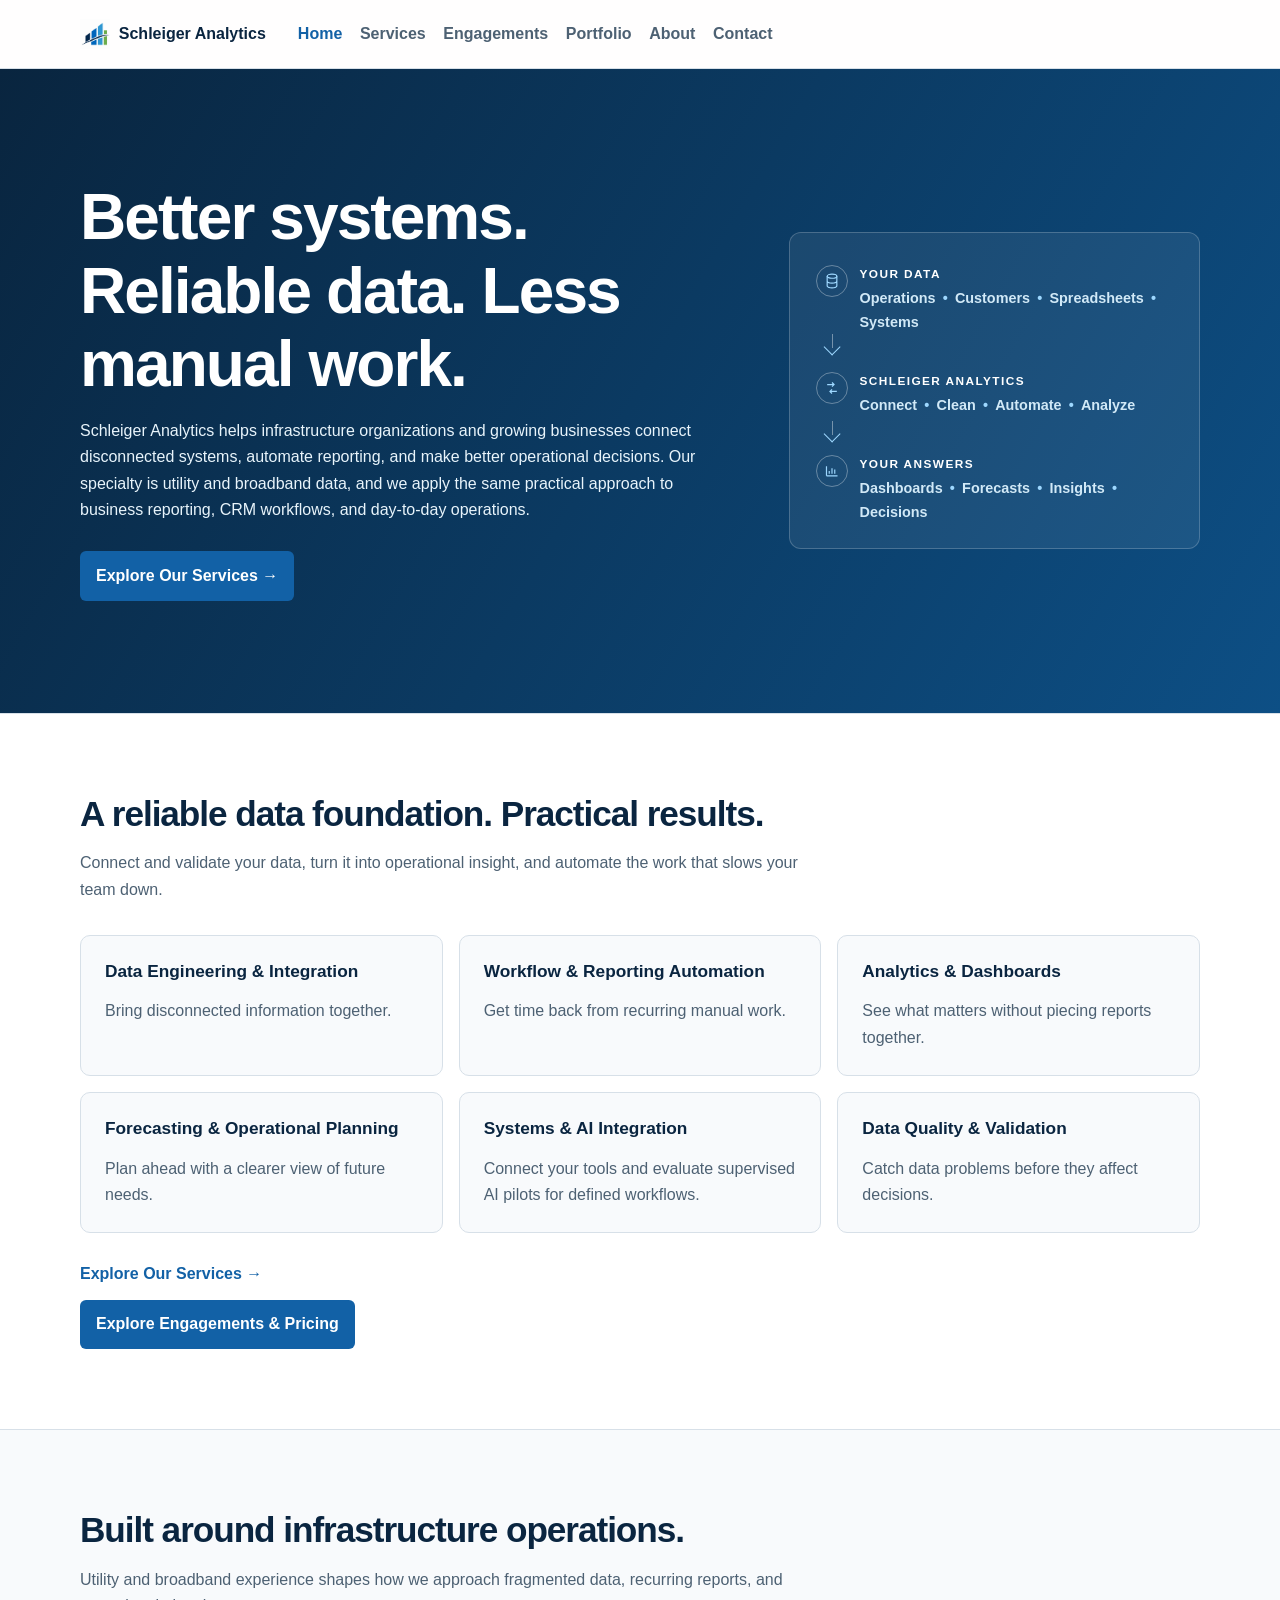
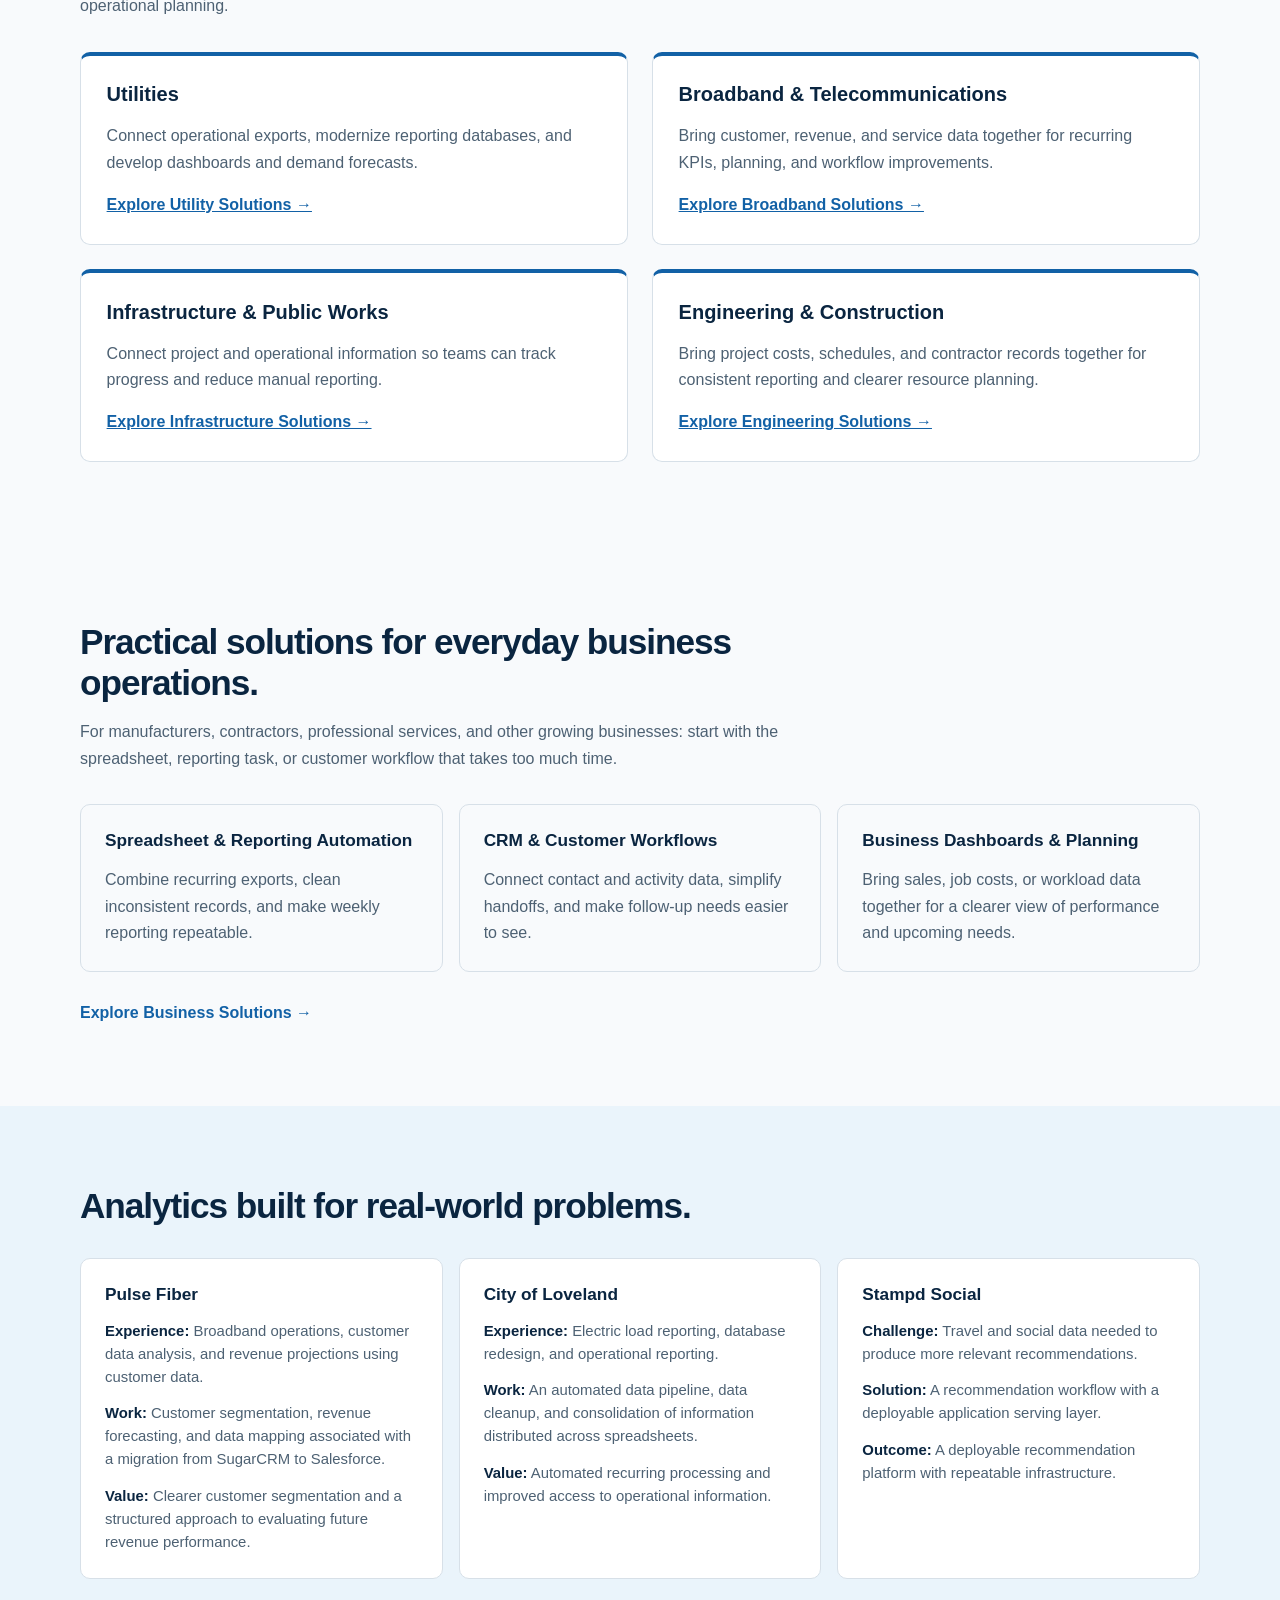
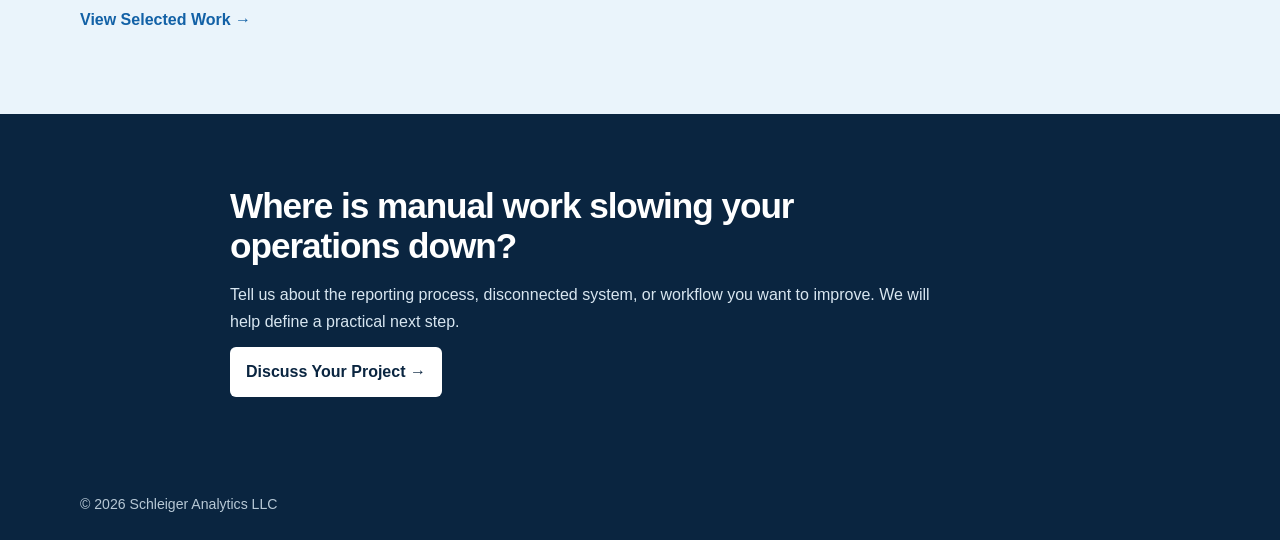
<file: index.html>
<!doctype html>
<html lang="en">
<head>
  <meta charset="utf-8">
  <meta name="viewport" content="width=device-width,initial-scale=1">
  <meta name="description" content="Data engineering, reporting, and practical automation for infrastructure organizations and growing businesses. Specialized utility and broadband experience, applied to real operational challenges.">
  <title>Data, Analytics &amp; Business Automation | Schleiger Analytics</title>
  <link rel="stylesheet" href="css/styles.css">
  <link rel="stylesheet" href="css/home.css">
  <link rel="stylesheet" href="css/branding.css">
  <link rel="icon" type="image/png" href="assets/images/schleiger-analytics-logo.png">
  <script src="js/main.js" defer></script>
</head>
<body>
  <header><div class="nav container"><a class="brand" href="index.html"><img class="site-logo" src="assets/images/schleiger-analytics-logo.png" alt="Schleiger Analytics logo"><span>Schleiger Analytics</span></a><button class="menu" aria-expanded="false" aria-controls="links">Menu</button><nav id="links" aria-label="Primary navigation"><a class="active" aria-current="page" href="index.html">Home</a><a href="services.html">Services</a><a href="packages.html">Engagements</a><a href="portfolio.html">Portfolio</a><a href="about.html">About</a><a href="contact.html">Contact</a></nav></div></header>

  <main>
    <section class="hero">
      <div class="container hero-grid">
        <div>
          <h1>Better systems. Reliable data. Less manual work.</h1>
          <p>Schleiger Analytics helps infrastructure organizations and growing businesses connect disconnected systems, automate reporting, and make better operational decisions. Our specialty is utility and broadband data, and we apply the same practical approach to business reporting, CRM workflows, and day-to-day operations.</p>
          <a class="button" href="services.html">Explore Our Services →</a>
        </div>

        <aside class="hero-flow" aria-label="How Schleiger Analytics turns data into answers">
          <ol class="hero-flow__steps">
            <li>
              <div class="hero-flow__stage">
                <svg class="hero-flow__icon" viewBox="0 0 24 24" aria-hidden="true" focusable="false"><ellipse cx="12" cy="5" rx="7" ry="3"></ellipse><path d="M5 5v7c0 1.7 3.1 3 7 3s7-1.3 7-3V5M5 12v7c0 1.7 3.1 3 7 3s7-1.3 7-3v-7"></path></svg>
                <div><p class="hero-flow__label">Your Data</p><p class="hero-flow__detail"><span>Operations</span><span>Customers</span><span>Spreadsheets</span><span>Systems</span></p></div>
              </div>
            </li>
            <li class="hero-flow__transform">
              <div class="hero-flow__stage">
                <svg class="hero-flow__icon" viewBox="0 0 24 24" aria-hidden="true" focusable="false"><path d="M5 7h10M12 4l3 3-3 3M19 17H9M12 14l-3 3 3 3"></path></svg>
                <div><p class="hero-flow__label">Schleiger Analytics</p><p class="hero-flow__detail"><span>Connect</span><span>Clean</span><span>Automate</span><span>Analyze</span></p></div>
              </div>
            </li>
            <li>
              <div class="hero-flow__stage">
                <svg class="hero-flow__icon" viewBox="0 0 24 24" aria-hidden="true" focusable="false"><path d="M4 19V5M4 19h16M8 16v-4M12 16V8M16 16v-6"></path></svg>
                <div><p class="hero-flow__label">Your Answers</p><p class="hero-flow__detail"><span>Dashboards</span><span>Forecasts</span><span>Insights</span><span>Decisions</span></p></div>
              </div>
            </li>
          </ol>
        </aside>
      </div>
    </section>

    <section class="section home-capabilities">
      <div class="container">
        <div class="home-section-head"><h2>A reliable data foundation. Practical results.</h2><p>Connect and validate your data, turn it into operational insight, and automate the work that slows your team down.</p></div>
        <div class="capability-grid">
          <article class="capability-card"><h3>Data Engineering &amp; Integration</h3><p>Bring disconnected information together.</p></article>
          <article class="capability-card"><h3>Workflow &amp; Reporting Automation</h3><p>Get time back from recurring manual work.</p></article>
          <article class="capability-card"><h3>Analytics &amp; Dashboards</h3><p>See what matters without piecing reports together.</p></article>
          <article class="capability-card"><h3>Forecasting &amp; Operational Planning</h3><p>Plan ahead with a clearer view of future needs.</p></article>
          <article class="capability-card"><h3>Systems &amp; AI Integration</h3><p>Connect your tools and evaluate supervised AI pilots for defined workflows.</p></article>
          <article class="capability-card"><h3>Data Quality &amp; Validation</h3><p>Catch data problems before they affect decisions.</p></article>
        </div>
        <a class="text-link" href="services.html">Explore Our Services →</a>
        <div><a class="button" href="packages.html">Explore Engagements &amp; Pricing</a></div>
      </div>
    </section>

    <section class="section home-markets" aria-labelledby="home-markets-title">
      <div class="container">
        <div class="home-section-head"><h2 id="home-markets-title">Built around infrastructure operations.</h2><p>Utility and broadband experience shapes how we approach fragmented data, recurring reports, and operational planning.</p></div>
        <div class="market-grid">
          <article class="market-card market-card--primary"><h3>Utilities</h3><p>Connect operational exports, modernize reporting databases, and develop dashboards and demand forecasts.</p><a href="services.html#energy-infrastructure">Explore Utility Solutions →</a></article>
          <article class="market-card market-card--primary"><h3>Broadband &amp; Telecommunications</h3><p>Bring customer, revenue, and service data together for recurring KPIs, planning, and workflow improvements.</p><a href="services.html#energy-infrastructure">Explore Broadband Solutions →</a></article>
          <article class="market-card market-card--primary"><h3>Infrastructure &amp; Public Works</h3><p>Connect project and operational information so teams can track progress and reduce manual reporting.</p><a href="services.html#energy-infrastructure">Explore Infrastructure Solutions →</a></article>
          <article class="market-card market-card--primary"><h3>Engineering &amp; Construction</h3><p>Bring project costs, schedules, and contractor records together for consistent reporting and clearer resource planning.</p><a href="services.html#energy-infrastructure">Explore Engineering Solutions →</a></article>
        </div>
      </div>
    </section>

    <section class="section home-business" aria-labelledby="home-business-title">
      <div class="container">
        <div class="home-section-head"><h2 id="home-business-title">Practical solutions for everyday business operations.</h2><p>For manufacturers, contractors, professional services, and other growing businesses: start with the spreadsheet, reporting task, or customer workflow that takes too much time.</p></div>
        <div class="capability-grid">
          <article class="capability-card"><h3>Spreadsheet &amp; Reporting Automation</h3><p>Combine recurring exports, clean inconsistent records, and make weekly reporting repeatable.</p></article>
          <article class="capability-card"><h3>CRM &amp; Customer Workflows</h3><p>Connect contact and activity data, simplify handoffs, and make follow-up needs easier to see.</p></article>
          <article class="capability-card"><h3>Business Dashboards &amp; Planning</h3><p>Bring sales, job costs, or workload data together for a clearer view of performance and upcoming needs.</p></article>
        </div>
        <a class="text-link" href="services.html#small-business">Explore Business Solutions →</a>
      </div>
    </section>

    <section class="section home-work">
      <div class="container">
        <div class="home-section-head"><h2>Analytics built for real-world problems.</h2></div>
        <div class="work-grid">
          <article class="work-card"><h3>Pulse Fiber</h3><p><strong>Experience:</strong> Broadband operations, customer data analysis, and revenue projections using customer data.</p><p><strong>Work:</strong> Customer segmentation, revenue forecasting, and data mapping associated with a migration from SugarCRM to Salesforce.</p><p><strong>Value:</strong> Clearer customer segmentation and a structured approach to evaluating future revenue performance.</p></article>
          <article class="work-card"><h3>City of Loveland</h3><p><strong>Experience:</strong> Electric load reporting, database redesign, and operational reporting.</p><p><strong>Work:</strong> An automated data pipeline, data cleanup, and consolidation of information distributed across spreadsheets.</p><p><strong>Value:</strong> Automated recurring processing and improved access to operational information.</p></article>
          <article class="work-card"><h3>Stampd Social</h3><p><strong>Challenge:</strong> Travel and social data needed to produce more relevant recommendations.</p><p><strong>Solution:</strong> A recommendation workflow with a deployable application serving layer.</p><p><strong>Outcome:</strong> A deployable recommendation platform with repeatable infrastructure.</p></article>
        </div>
        <a class="text-link" href="portfolio.html">View Selected Work →</a>
      </div>
    </section>

    <section class="home-cta">
      <div class="container"><h2>Where is manual work slowing your operations down?</h2><p>Tell us about the reporting process, disconnected system, or workflow you want to improve. We will help define a practical next step.</p><a class="button" href="contact.html">Discuss Your Project →</a></div>
    </section>
  </main>

  <footer><div class="container">© 2026 Schleiger Analytics LLC</div></footer>
</body>
</html>
</file>
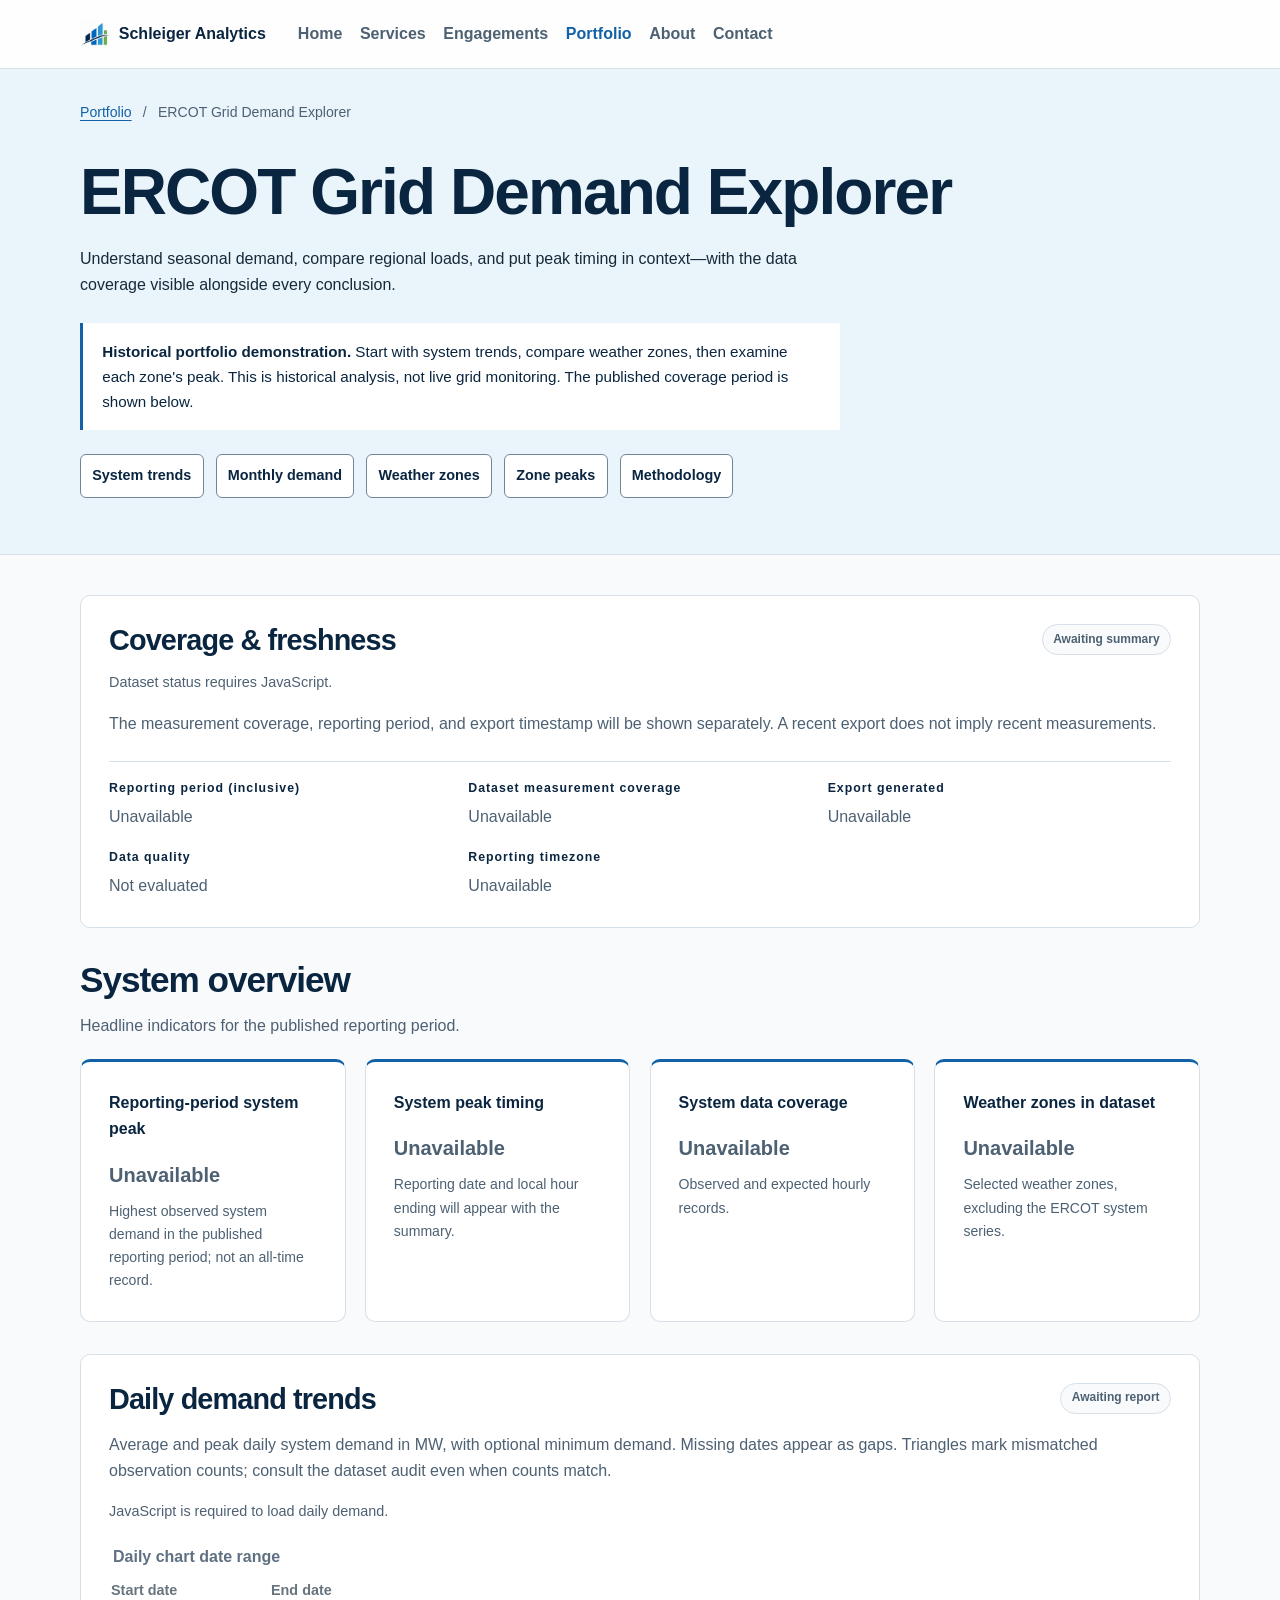
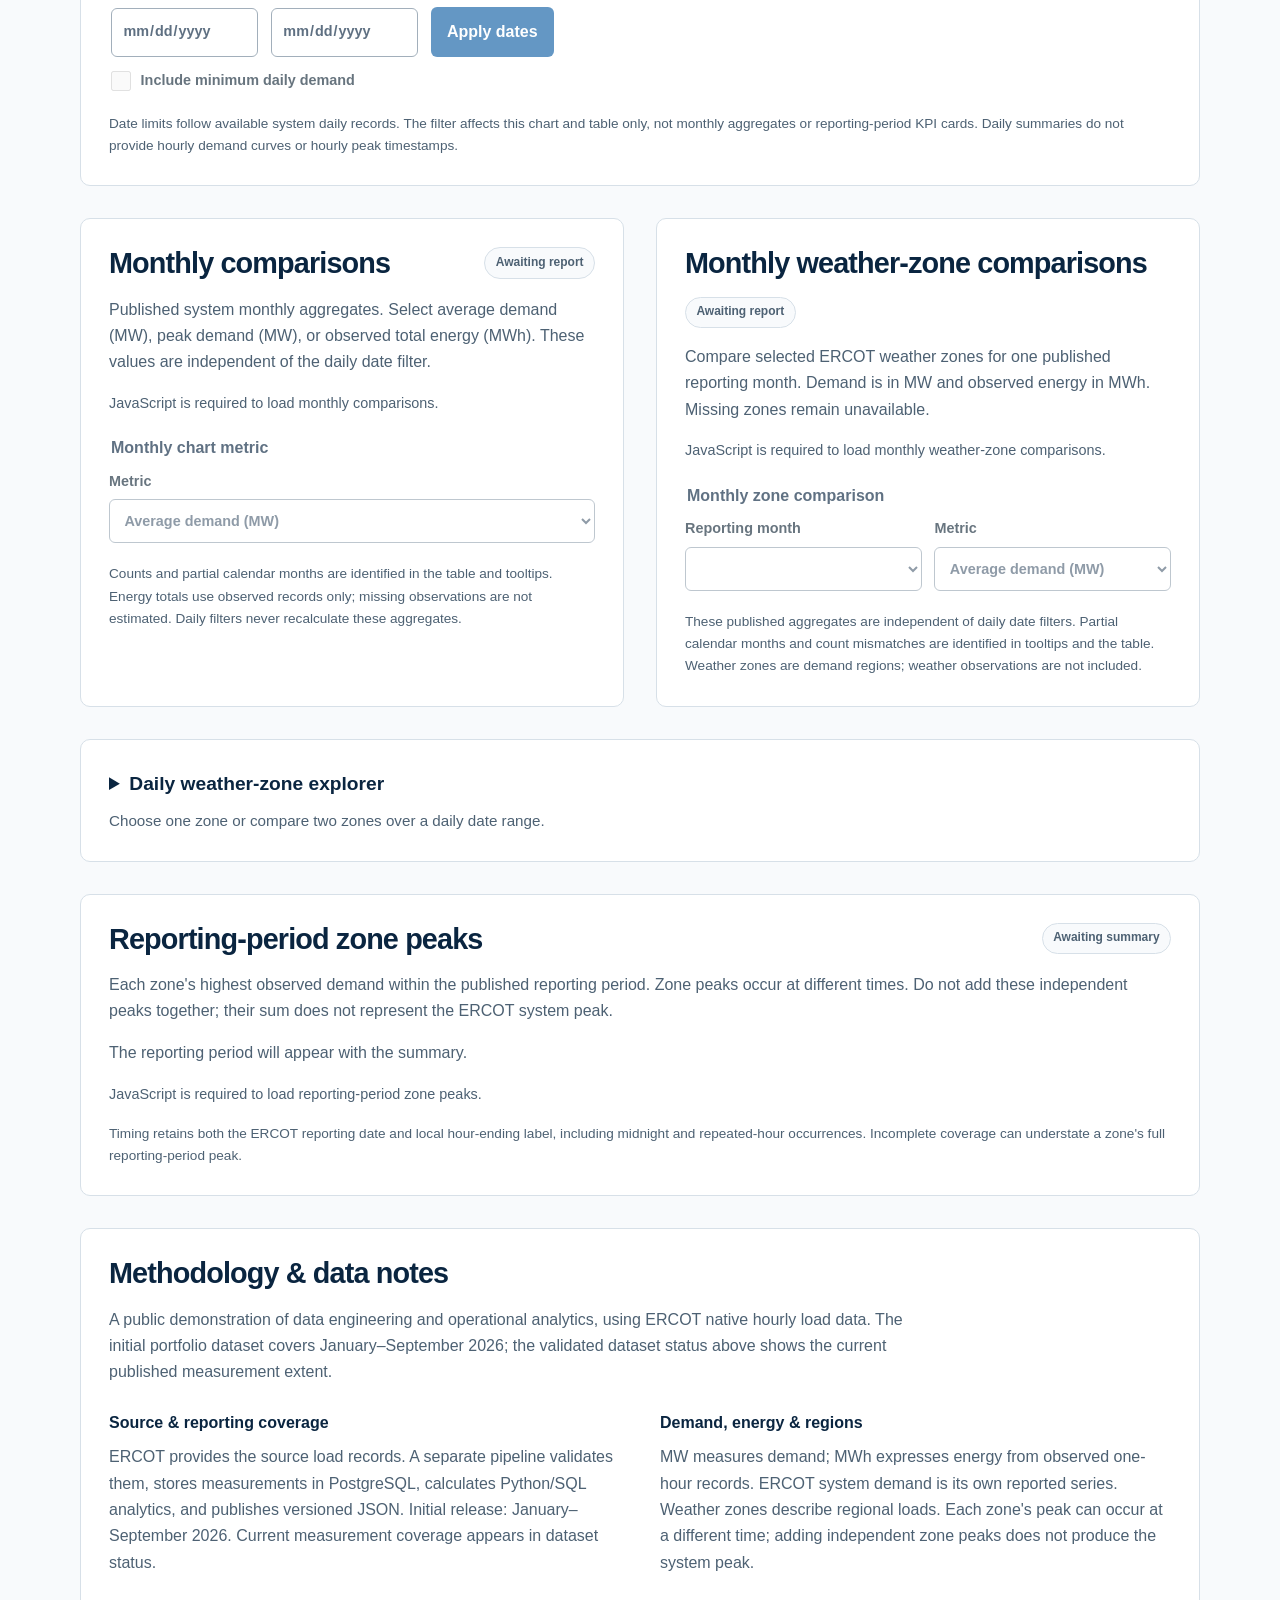
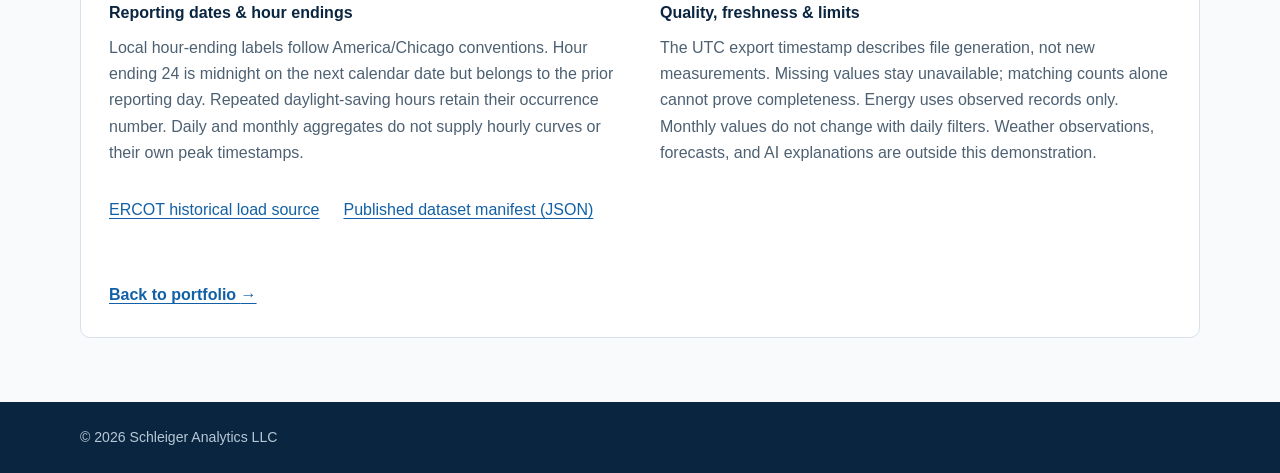
<file: projects/ercot/index.html>
<!doctype html>
<html lang="en">
<head>
  <meta charset="utf-8">
  <meta name="viewport" content="width=device-width,initial-scale=1">
  <meta name="description" content="Explore historical ERCOT system demand, weather-zone loads and peak timing with transparent coverage checks. A utility analytics demonstration by Schleiger Analytics.">
  <title>ERCOT Grid Demand Explorer | Schleiger Analytics</title>
  <link rel="canonical" href="https://www.schleigeranalytics.com/projects/ercot/index.html">
  <link rel="stylesheet" href="../../css/styles.css">
  <link rel="stylesheet" href="../../css/branding.css">
  <link rel="stylesheet" href="../../css/ercot.css">
  <link rel="icon" type="image/png" href="../../assets/images/schleiger-analytics-logo.png">
  <script src="../../js/main.js" defer></script>
  <script type="module" src="../../js/ercot-dashboard.js"></script>
</head>
<body class="ercot-page">
  <a class="ercot-skip-link" href="#main-content">Skip to dashboard</a>
  <header>
    <div class="nav container">
      <a class="brand" href="../../index.html"><img class="site-logo" src="../../assets/images/schleiger-analytics-logo.png" alt="Schleiger Analytics logo"><span>Schleiger Analytics</span></a>
      <button class="menu" type="button" aria-expanded="false" aria-controls="links">Menu</button>
      <nav id="links" aria-label="Primary navigation"><a href="../../index.html">Home</a><a href="../../services.html">Services</a><a href="../../packages.html">Engagements</a><a class="active" href="../../portfolio.html">Portfolio</a><a href="../../about.html">About</a><a href="../../contact.html">Contact</a></nav>
    </div>
  </header>

  <main id="main-content" tabindex="-1">
    <section class="page-head ercot-intro" aria-labelledby="dashboard-title">
      <div class="container">
        <nav class="ercot-breadcrumb" aria-label="Breadcrumb"><ol><li><a href="../../portfolio.html">Portfolio</a></li><li aria-current="page">ERCOT Grid Demand Explorer</li></ol></nav>
        <h1 id="dashboard-title">ERCOT Grid Demand Explorer</h1>
        <p>Understand seasonal demand, compare regional loads, and put peak timing in context—with the data coverage visible alongside every conclusion.</p>
        <p class="ercot-preview-note"><strong>Historical portfolio demonstration.</strong> Start with system trends, compare weather zones, then examine each zone's peak. This is historical analysis, not live grid monitoring. The published coverage period is shown below.</p>
        <nav class="ercot-section-nav" aria-label="Dashboard sections"><a href="#ercot-daily-panel">System trends</a><a href="#ercot-monthly-panel">Monthly demand</a><a href="#ercot-zone-monthly-panel">Weather zones</a><a href="#ercot-zone-peaks-panel">Zone peaks</a><a href="#ercot-methodology">Methodology</a></nav>
      </div>
    </section>

    <div class="container ercot-dashboard">
      <section class="ercot-panel ercot-status" aria-labelledby="dataset-title" aria-busy="false">
        <div class="ercot-panel-heading"><div><h2 id="dataset-title">Coverage &amp; freshness</h2></div><span class="ercot-badge" id="ercot-status-badge">Awaiting summary</span></div>
        <p id="ercot-load-status" role="status" aria-live="polite" aria-atomic="true" tabindex="-1">Dataset status requires JavaScript.</p>
        <button class="button ercot-retry" id="ercot-retry" type="button" hidden>Retry loading summary</button>
        <p id="ercot-dataset-note">The measurement coverage, reporting period, and export timestamp will be shown separately. A recent export does not imply recent measurements.</p>
        <dl class="ercot-status-grid">
          <div><dt>Reporting period (inclusive)</dt><dd id="ercot-reporting-period">Unavailable</dd></div>
          <div><dt>Dataset measurement coverage</dt><dd id="ercot-measurement-coverage">Unavailable</dd></div>
          <div><dt>Export generated</dt><dd><time id="ercot-generated">Unavailable</time></dd></div>
          <div><dt>Data quality</dt><dd id="ercot-quality">Not evaluated</dd></div>
          <div><dt>Reporting timezone</dt><dd id="ercot-timezone">Unavailable</dd></div>
        </dl>
        <details id="ercot-coverage-details" hidden>
          <summary>Coverage by system and weather zone</summary>
          <p>Counts audit the published reporting period. Missing and unexpected observations are reported separately; matching totals alone do not prove completeness.</p>
          <div class="ercot-table-scroll" tabindex="0" role="region" aria-label="Coverage table, scroll horizontally on small screens">
            <table class="ercot-coverage-table">
              <caption>Hourly observation coverage for the published reporting period</caption>
              <thead><tr><th scope="col">Series</th><th scope="col">Observed</th><th scope="col">Expected</th><th scope="col">Missing</th><th scope="col">Unexpected</th></tr></thead>
              <tbody id="ercot-coverage-rows"></tbody>
            </table>
          </div>
        </details>
        <noscript><p>Enable JavaScript to load the published dataset summary. Data tables accompany the interactive charts below.</p></noscript>
      </section>

      <section aria-labelledby="overview-title">
        <div class="ercot-section-heading"><h2 id="overview-title">System overview</h2><p>Headline indicators for the published reporting period.</p></div>
        <div class="ercot-kpi-grid">
          <article class="ercot-kpi" aria-labelledby="peak-kpi"><h3 id="peak-kpi">Reporting-period system peak</h3><p class="ercot-kpi-value" id="ercot-peak-demand">Unavailable</p><p>Highest observed system demand in the published reporting period; not an all-time record.</p></article>
          <article class="ercot-kpi" aria-labelledby="timing-kpi"><h3 id="timing-kpi">System peak timing</h3><p class="ercot-kpi-value" id="ercot-peak-date">Unavailable</p><p id="ercot-peak-hour">Reporting date and local hour ending will appear with the summary.</p></article>
          <article class="ercot-kpi" aria-labelledby="coverage-kpi"><h3 id="coverage-kpi">System data coverage</h3><p class="ercot-kpi-value" id="ercot-system-coverage">Unavailable</p><p id="ercot-system-coverage-note">Observed and expected hourly records.</p></article>
          <article class="ercot-kpi" aria-labelledby="zones-kpi"><h3 id="zones-kpi">Weather zones in dataset</h3><p class="ercot-kpi-value" id="ercot-weather-zones">Unavailable</p><p>Selected weather zones, excluding the ERCOT system series.</p></article>
        </div>
      </section>

      <section class="ercot-panel" id="ercot-daily-panel" tabindex="-1" aria-labelledby="daily-title" aria-busy="false">
        <div class="ercot-panel-heading"><div><h2 id="daily-title">Daily demand trends</h2></div><span class="ercot-badge">Awaiting report</span></div>
        <p id="ercot-daily-description">Average and peak daily system demand in MW, with optional minimum demand. Missing dates appear as gaps. Triangles mark mismatched observation counts; consult the dataset audit even when counts match.</p>
        <p id="ercot-daily-status" role="status" aria-live="polite" aria-atomic="true" tabindex="-1">JavaScript is required to load daily demand.</p>
        <button class="button ercot-chart-retry" type="button" hidden>Retry daily chart</button>
        <form class="ercot-chart-controls" novalidate>
          <fieldset disabled>
            <legend>Daily chart date range</legend>
            <div class="ercot-control-row">
              <label for="ercot-daily-start">Start date<input id="ercot-daily-start" type="date" name="start" required aria-describedby="ercot-daily-filter-error"></label>
              <label for="ercot-daily-end">End date<input id="ercot-daily-end" type="date" name="end" required aria-describedby="ercot-daily-filter-error"></label>
              <button class="button" type="submit">Apply dates</button>
            </div>
            <label class="ercot-checkbox" for="ercot-daily-minimum"><input id="ercot-daily-minimum" type="checkbox" name="minimum"> Include minimum daily demand</label>
          </fieldset>
        </form>
        <p class="ercot-filter-error" id="ercot-daily-filter-error" role="alert" hidden></p>
        <div class="ercot-chart-frame" hidden><canvas id="ercot-daily-chart" role="img" aria-label="ERCOT average and peak daily demand line chart, in MW" aria-describedby="ercot-daily-description ercot-daily-status">Use the daily demand data table below for all values.</canvas></div>
        <details class="ercot-chart-table" hidden>
          <summary>Daily demand data table</summary>
          <div class="ercot-table-scroll ercot-chart-table-scroll" role="region" aria-label="Daily demand table, scroll for more rows and columns" tabindex="0">
            <table class="ercot-coverage-table"><caption>Daily system demand in MW for the selected date range; dates follow ERCOT reporting conventions</caption><thead><tr><th scope="col">Reporting date</th><th scope="col">Average (MW)</th><th scope="col">Peak (MW)</th><th scope="col">Minimum (MW)</th><th scope="col">Observed / expected</th><th scope="col">Coverage note</th></tr></thead><tbody></tbody></table>
          </div>
        </details>
        <p class="ercot-panel-note">Date limits follow available system daily records. The filter affects this chart and table only, not monthly aggregates or reporting-period KPI cards. Daily summaries do not provide hourly demand curves or hourly peak timestamps.</p>
      </section>

      <div class="ercot-comparison-grid">
        <section class="ercot-panel" id="ercot-monthly-panel" tabindex="-1" aria-labelledby="monthly-title" aria-busy="false">
          <div class="ercot-panel-heading"><div><h2 id="monthly-title">Monthly comparisons</h2></div><span class="ercot-badge">Awaiting report</span></div>
          <p id="ercot-monthly-description">Published system monthly aggregates. Select average demand (MW), peak demand (MW), or observed total energy (MWh). These values are independent of the daily date filter.</p>
          <p id="ercot-monthly-status" role="status" aria-live="polite" aria-atomic="true" tabindex="-1">JavaScript is required to load monthly comparisons.</p>
          <button class="button ercot-chart-retry" type="button" hidden>Retry monthly chart</button>
          <fieldset class="ercot-chart-controls" disabled>
            <legend>Monthly chart metric</legend>
            <label for="ercot-monthly-metric">Metric<select id="ercot-monthly-metric"><option value="average_demand_mw">Average demand (MW)</option><option value="peak_demand_mw">Peak demand (MW)</option><option value="energy_mwh">Observed total energy (MWh)</option></select></label>
          </fieldset>
          <div class="ercot-chart-frame" hidden><canvas id="ercot-monthly-chart" role="img" aria-label="ERCOT monthly system comparisons bar chart" aria-describedby="ercot-monthly-description ercot-monthly-status">Use the monthly comparison data table below for all values.</canvas></div>
          <details class="ercot-chart-table" hidden>
            <summary>Monthly comparison data table</summary>
            <div class="ercot-table-scroll ercot-chart-table-scroll" role="region" aria-label="Monthly comparison table, scroll for more rows and columns" tabindex="0">
              <table class="ercot-coverage-table"><caption>Monthly system demand for the published reporting period</caption><thead><tr><th scope="col">Reporting month</th><th class="ercot-metric-heading" scope="col">Average demand (MW)</th><th scope="col">Observed / expected</th><th scope="col">Coverage note</th></tr></thead><tbody></tbody></table>
            </div>
          </details>
          <p class="ercot-panel-note">Counts and partial calendar months are identified in the table and tooltips. Energy totals use observed records only; missing observations are not estimated. Daily filters never recalculate these aggregates.</p>
        </section>

        <section class="ercot-panel" id="ercot-zone-monthly-panel" tabindex="-1" aria-labelledby="zones-title" aria-busy="false">
          <div class="ercot-panel-heading"><div><h2 id="zones-title">Monthly weather-zone comparisons</h2></div><span class="ercot-badge">Awaiting report</span></div>
          <p id="ercot-zone-monthly-description">Compare selected ERCOT weather zones for one published reporting month. Demand is in MW and observed energy in MWh. Missing zones remain unavailable.</p>
          <p id="ercot-zone-monthly-status" role="status" aria-live="polite" aria-atomic="true" tabindex="-1">JavaScript is required to load monthly weather-zone comparisons.</p>
          <button class="button ercot-zone-retry" type="button" hidden>Retry monthly zone chart</button>
          <fieldset class="ercot-chart-controls ercot-zone-controls" disabled>
            <legend>Monthly zone comparison</legend>
            <div class="ercot-control-row">
              <label for="ercot-zone-monthly-period">Reporting month<select id="ercot-zone-monthly-period" name="period"></select></label>
              <label for="ercot-zone-monthly-metric">Metric<select id="ercot-zone-monthly-metric" name="metric"><option value="average_demand_mw">Average demand (MW)</option><option value="peak_demand_mw">Peak demand (MW)</option><option value="energy_mwh">Observed total energy (MWh)</option></select></label>
            </div>
          </fieldset>
          <div class="ercot-chart-frame ercot-zone-bars" hidden><canvas id="ercot-zone-monthly-chart" role="img" aria-label="Monthly weather-zone demand comparison" aria-describedby="ercot-zone-monthly-description ercot-zone-monthly-status">Use the monthly weather-zone data table below for all values.</canvas></div>
          <details class="ercot-chart-table ercot-zone-table" hidden>
            <summary>Monthly weather-zone data table</summary>
            <div class="ercot-table-scroll ercot-chart-table-scroll" role="region" aria-label="Monthly weather-zone table, scroll for more columns" tabindex="0">
              <table class="ercot-coverage-table"><caption>Monthly weather-zone comparisons</caption><thead><tr><th scope="col">Weather zone</th><th class="ercot-zone-metric-heading" scope="col">Average demand (MW)</th><th scope="col">Observed / expected</th><th scope="col">Coverage note</th></tr></thead><tbody></tbody></table>
            </div>
          </details>
          <p class="ercot-panel-note">These published aggregates are independent of daily date filters. Partial calendar months and count mismatches are identified in tooltips and the table. Weather zones are demand regions; weather observations are not included.</p>
        </section>
      </div>

      <details class="ercot-panel ercot-zone-disclosure" id="ercot-zone-daily-explorer">
        <summary>Daily weather-zone explorer<span>Choose one zone or compare two zones over a daily date range.</span></summary>
        <section id="ercot-zone-daily-panel" aria-labelledby="zone-daily-title" aria-busy="false">
          <div class="ercot-panel-heading"><div><h2 id="zone-daily-title">Daily weather-zone demand</h2></div><span class="ercot-badge">Open explorer to load</span></div>
          <p id="ercot-zone-daily-description">Daily average and peak demand in MW for up to two zones. Missing zone-days appear as gaps, never zero demand. Triangles mark count mismatches; consult the dataset audit even when counts match.</p>
          <p id="ercot-zone-daily-status" role="status" aria-live="polite" aria-atomic="true" tabindex="-1">Open this explorer to load daily weather-zone data.</p>
          <button class="button ercot-zone-retry" type="button" hidden>Retry daily zone chart</button>
          <form class="ercot-chart-controls ercot-zone-controls" novalidate>
            <fieldset disabled>
              <legend>Daily zone selection and date range</legend>
              <div class="ercot-control-row">
                <label for="ercot-zone-daily-primary">Weather zone<select id="ercot-zone-daily-primary" name="zone"></select></label>
                <label for="ercot-zone-daily-compare">Compare with (optional)<select id="ercot-zone-daily-compare" name="compare"></select></label>
              </div>
              <div class="ercot-control-row">
                <label for="ercot-zone-daily-start">Start date<input id="ercot-zone-daily-start" type="date" name="start" required aria-describedby="ercot-zone-daily-filter-error"></label>
                <label for="ercot-zone-daily-end">End date<input id="ercot-zone-daily-end" type="date" name="end" required aria-describedby="ercot-zone-daily-filter-error"></label>
                <button class="button" type="submit">Apply zone dates</button>
              </div>
            </fieldset>
          </form>
          <p class="ercot-filter-error" id="ercot-zone-daily-filter-error" role="alert" hidden></p>
          <div class="ercot-chart-frame" hidden><canvas id="ercot-zone-daily-chart" role="img" aria-label="Daily average and peak weather-zone demand line chart, in MW" aria-describedby="ercot-zone-daily-description ercot-zone-daily-status">Use the daily weather-zone data table below for all values.</canvas></div>
          <details class="ercot-chart-table ercot-zone-table" hidden>
            <summary>Daily weather-zone data table</summary>
            <div class="ercot-table-scroll ercot-chart-table-scroll" role="region" aria-label="Daily weather-zone table, scroll for more rows and columns" tabindex="0">
              <table class="ercot-coverage-table"><caption>Daily weather-zone average and peak demand (MW)</caption><thead><tr><th scope="col">Reporting date</th><th scope="col">Weather zone</th><th scope="col">Average (MW)</th><th scope="col">Peak (MW)</th><th scope="col">Observed / expected</th><th scope="col">Coverage note</th></tr></thead><tbody></tbody></table>
            </div>
          </details>
          <p class="ercot-panel-note">Date limits follow the combined observed extent of the selected zones; each zone can still have gaps within it. This filter affects only this explorer. Daily aggregates cannot supply hourly curves or peak timestamps.</p>
        </section>
      </details>
      <section class="ercot-panel" id="ercot-zone-peaks-panel" tabindex="-1" aria-labelledby="zone-peaks-title" aria-busy="false">
        <div class="ercot-panel-heading"><div><h2 id="zone-peaks-title">Reporting-period zone peaks</h2></div><span class="ercot-badge">Awaiting summary</span></div>
        <p id="ercot-zone-peaks-description">Each zone's highest observed demand within the published reporting period. Zone peaks occur at different times. Do not add these independent peaks together; their sum does not represent the ERCOT system peak.</p>
        <p class="ercot-zone-peak-period">The reporting period will appear with the summary.</p>
        <p id="ercot-zone-peaks-status" role="status" aria-live="polite" aria-atomic="true" tabindex="-1">JavaScript is required to load reporting-period zone peaks.</p>
        <button class="button ercot-zone-retry" type="button" hidden>Retry zone peaks</button>
        <div class="ercot-chart-frame ercot-zone-bars" hidden><canvas id="ercot-zone-peaks-chart" role="img" aria-label="Independent reporting-period weather-zone peak demand, in MW" aria-describedby="ercot-zone-peaks-description ercot-zone-peaks-status">Use the sortable zone peak table below for all values and timing.</canvas></div>
        <div class="ercot-zone-table ercot-chart-table" hidden>
          <p>Sort the table and chart using the column buttons. Activate the same button again to reverse the order. Unavailable values stay last.</p>
          <div class="ercot-table-scroll" role="region" aria-label="Sortable zone peak table, scroll for more columns" tabindex="0">
            <table class="ercot-coverage-table ercot-zone-peak-table"><caption>Independent zone peaks for the published reporting period</caption><thead><tr><th scope="col" data-sort-key="zone" aria-sort="none"><button type="button" disabled aria-label="Sort by zone">Weather zone</button></th><th scope="col" data-sort-key="demand" aria-sort="descending"><button type="button" disabled aria-label="Sort by peak demand">Peak (MW)</button></th><th scope="col" data-sort-key="timing" aria-sort="none"><button type="button" disabled aria-label="Sort by peak timing">Peak timing (local)</button></th></tr></thead><tbody></tbody></table>
          </div>
        </div>
        <p class="ercot-panel-note">Timing retains both the ERCOT reporting date and local hour-ending label, including midnight and repeated-hour occurrences. Incomplete coverage can understate a zone's full reporting-period peak.</p>
      </section>

      <section class="ercot-panel ercot-methodology" id="ercot-methodology" tabindex="-1" aria-labelledby="methodology-title">
        <h2 id="methodology-title">Methodology &amp; data notes</h2>
        <p class="ercot-methodology-intro">A public demonstration of data engineering and operational analytics, using ERCOT native hourly load data. The initial portfolio dataset covers January–September 2026; the validated dataset status above shows the current published measurement extent.</p>
        <div class="ercot-method-grid">
          <div><h3>Source &amp; reporting coverage</h3><p>ERCOT provides the source load records. A separate pipeline validates them, stores measurements in PostgreSQL, calculates Python/SQL analytics, and publishes versioned JSON. <span id="ercot-method-coverage">Initial release: January–September 2026. Current measurement coverage appears in dataset status.</span></p></div>
          <div><h3>Demand, energy &amp; regions</h3><p>MW measures demand; MWh expresses energy from observed one-hour records. ERCOT system demand is its own reported series. Weather zones describe regional loads. Each zone's peak can occur at a different time; adding independent zone peaks does not produce the system peak.</p></div>
          <div><h3>Reporting dates &amp; hour endings</h3><p>Local hour-ending labels follow America/Chicago conventions. Hour ending 24 is midnight on the next calendar date but belongs to the prior reporting day. Repeated daylight-saving hours retain their occurrence number. Daily and monthly aggregates do not supply hourly curves or their own peak timestamps.</p></div>
          <div><h3>Quality, freshness &amp; limits</h3><p>The UTC export timestamp describes file generation, not new measurements. Missing values stay unavailable; matching counts alone cannot prove completeness. Energy uses observed records only. Monthly values do not change with daily filters. Weather observations, forecasts, and AI explanations are outside this demonstration.</p></div>
        </div>
        <p class="ercot-source-links"><a href="https://www.ercot.com/gridinfo/load/load_hist">ERCOT historical load source</a><a href="/data/ercot/manifest.json">Published dataset manifest (JSON)</a></p>
        <a class="ercot-back-link" href="../../portfolio.html">Back to portfolio <span aria-hidden="true">→</span></a>
      </section>
    </div>
  </main>

  <footer><div class="container">© 2026 Schleiger Analytics LLC</div></footer>
</body>
</html>
</file>
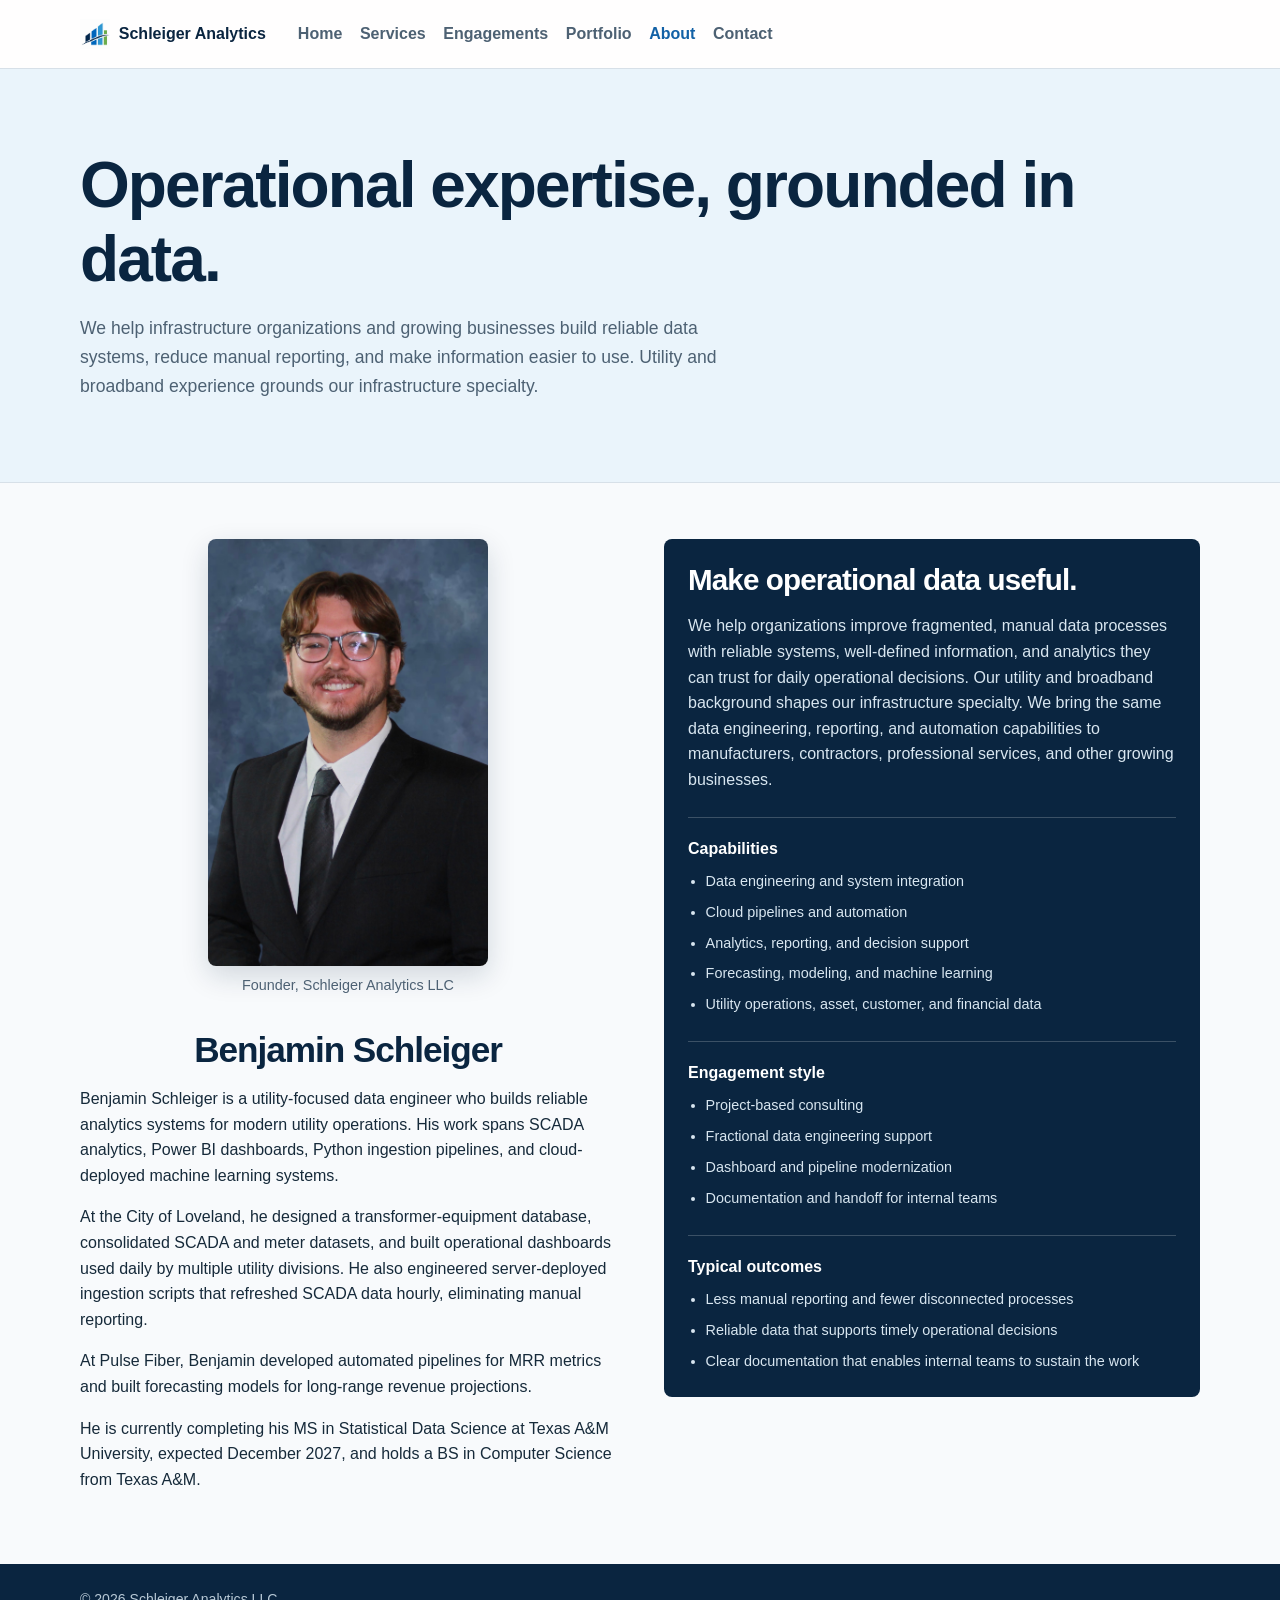
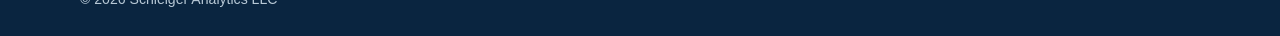
<file: about.html>
<!doctype html>
<html lang="en">
<head>
  <meta charset="utf-8">
  <meta name="viewport" content="width=device-width,initial-scale=1">
  <meta name="description" content="Meet Benjamin Schleiger, founder of Schleiger Analytics: data engineering and automation for infrastructure organizations and growing businesses, with utility and broadband specialization.">
  <title>About | Schleiger Analytics</title>
  <link rel="stylesheet" href="css/styles.css">
  <link rel="stylesheet" href="css/headshot-full.css">
  <link rel="stylesheet" href="css/branding.css">
  <link rel="icon" type="image/png" href="assets/images/schleiger-analytics-logo.png">
  <script src="js/main.js" defer></script>
</head>
<body>
  <a href="#main-content" class="skip-link">Skip to main content</a>
  <header><div class="nav container"><a class="brand" href="index.html"><img class="site-logo" src="assets/images/schleiger-analytics-logo.png" alt="Schleiger Analytics logo"><span>Schleiger Analytics</span></a><button class="menu" aria-expanded="false" aria-controls="links">Menu</button><nav id="links" aria-label="Primary navigation"><a href="index.html">Home</a><a href="services.html">Services</a><a href="packages.html">Engagements</a><a href="portfolio.html">Portfolio</a><a class="active" aria-current="page" href="about.html">About</a><a href="contact.html">Contact</a></nav></div></header>
  <main id="main-content">
    <section class="page-head"><div class="container"><h1>Operational expertise, grounded in data.</h1><p>We help infrastructure organizations and growing businesses build reliable data systems, reduce manual reporting, and make information easier to use. Utility and broadband experience grounds our infrastructure specialty.</p></div></section>
    <section class="section container split">
      <article>
        <figure class="founder-photo">
          <img src="assets/images/headshot.JPEG" alt="Portrait of Benjamin Schleiger, founder of Schleiger Analytics LLC">
          <figcaption>Founder, Schleiger Analytics LLC</figcaption>
        </figure>
        <h2>Benjamin Schleiger</h2>
        <p>Benjamin Schleiger is a utility-focused data engineer who builds reliable analytics systems for modern utility operations. His work spans SCADA analytics, Power BI dashboards, Python ingestion pipelines, and cloud-deployed machine learning systems.</p>
        <p>At the City of Loveland, he designed a transformer-equipment database, consolidated SCADA and meter datasets, and built operational dashboards used daily by multiple utility divisions. He also engineered server-deployed ingestion scripts that refreshed SCADA data hourly, eliminating manual reporting.</p>
        <p>At Pulse Fiber, Benjamin developed automated pipelines for MRR metrics and built forecasting models for long-range revenue projections.</p>
        <p>He is currently completing his MS in Statistical Data Science at Texas A&amp;M University, expected December 2027, and holds a BS in Computer Science from Texas A&amp;M.</p>
      </article>
      <aside class="callout"><h2>Make operational data useful.</h2><p>We help organizations improve fragmented, manual data processes with reliable systems, well-defined information, and analytics they can trust for daily operational decisions. Our utility and broadband background shapes our infrastructure specialty. We bring the same data engineering, reporting, and automation capabilities to manufacturers, contractors, professional services, and other growing businesses.</p><div class="capabilities"><h3>Capabilities</h3><ul><li>Data engineering and system integration</li><li>Cloud pipelines and automation</li><li>Analytics, reporting, and decision support</li><li>Forecasting, modeling, and machine learning</li><li>Utility operations, asset, customer, and financial data</li></ul></div><div class="engagement-style"><h3>Engagement style</h3><ul><li>Project-based consulting</li><li>Fractional data engineering support</li><li>Dashboard and pipeline modernization</li><li>Documentation and handoff for internal teams</li></ul></div><div class="typical-outcomes"><h3>Typical outcomes</h3><ul><li>Less manual reporting and fewer disconnected processes</li><li>Reliable data that supports timely operational decisions</li><li>Clear documentation that enables internal teams to sustain the work</li></ul></div></aside>
    </section>
  </main>
  <footer><div class="container">© 2026 Schleiger Analytics LLC</div></footer>
</body>
</html>
</file>
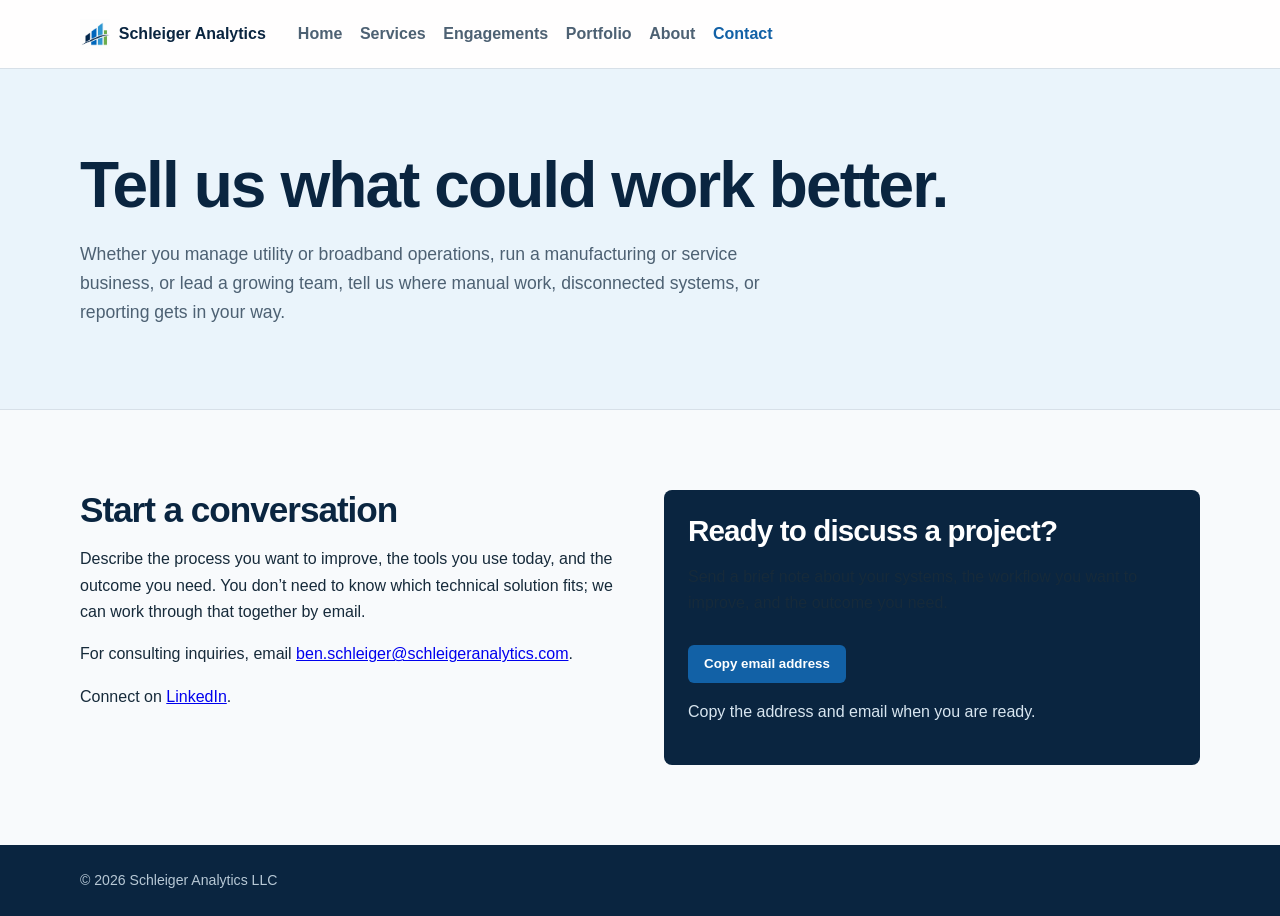
<file: contact.html>
<!doctype html>
<html lang="en">
<head>
  <meta charset="utf-8">
  <meta name="viewport" content="width=device-width,initial-scale=1">
  <meta name="description" content="Discuss data engineering, reporting, CRM integration, or workflow automation for your infrastructure organization or growing business with Schleiger Analytics.">
  <title>Contact | Schleiger Analytics</title>
  <link rel="stylesheet" href="css/styles.css">
  <link rel="stylesheet" href="css/branding.css">
  <link rel="icon" type="image/png" href="assets/images/schleiger-analytics-logo.png">
  <script src="js/main.js" defer></script>
</head>
<body>
  <header><div class="nav container"><a class="brand" href="index.html"><img class="site-logo" src="assets/images/schleiger-analytics-logo.png" alt="Schleiger Analytics logo"><span>Schleiger Analytics</span></a><button class="menu" aria-expanded="false" aria-controls="links">Menu</button><nav id="links" aria-label="Primary navigation"><a href="index.html">Home</a><a href="services.html">Services</a><a href="packages.html">Engagements</a><a href="portfolio.html">Portfolio</a><a href="about.html">About</a><a class="active" aria-current="page" href="contact.html">Contact</a></nav></div></header>
  <main>
    <section class="page-head"><div class="container"><h1>Tell us what could work better.</h1><p>Whether you manage utility or broadband operations, run a manufacturing or service business, or lead a growing team, tell us where manual work, disconnected systems, or reporting gets in your way.</p></div></section>
    <section class="section container contact">
      <div><h2>Start a conversation</h2><p>Describe the process you want to improve, the tools you use today, and the outcome you need. You don’t need to know which technical solution fits; we can work through that together by email.</p><p>For consulting inquiries, email <a href="mailto:ben.schleiger@schleigeranalytics.com">ben.schleiger@schleigeranalytics.com</a>.</p><p>Connect on <a href="https://www.linkedin.com/in/benjamin-schleiger25/" target="_blank" rel="noopener">LinkedIn</a>.</p></div>
      <aside class="callout"><h2>Ready to discuss a project?</h2><p>Send a brief note about your systems, the workflow you want to improve, and the outcome you need.</p><button class="button" id="copy-email" type="button" data-email="ben.schleiger@schleigeranalytics.com">Copy email address</button><p id="email-copy-status" class="email-note" aria-live="polite">Copy the address and email when you are ready.</p></aside>
    </section>
  </main>
  <footer><div class="container">© 2026 Schleiger Analytics LLC</div></footer>
</body>
</html>
</file>
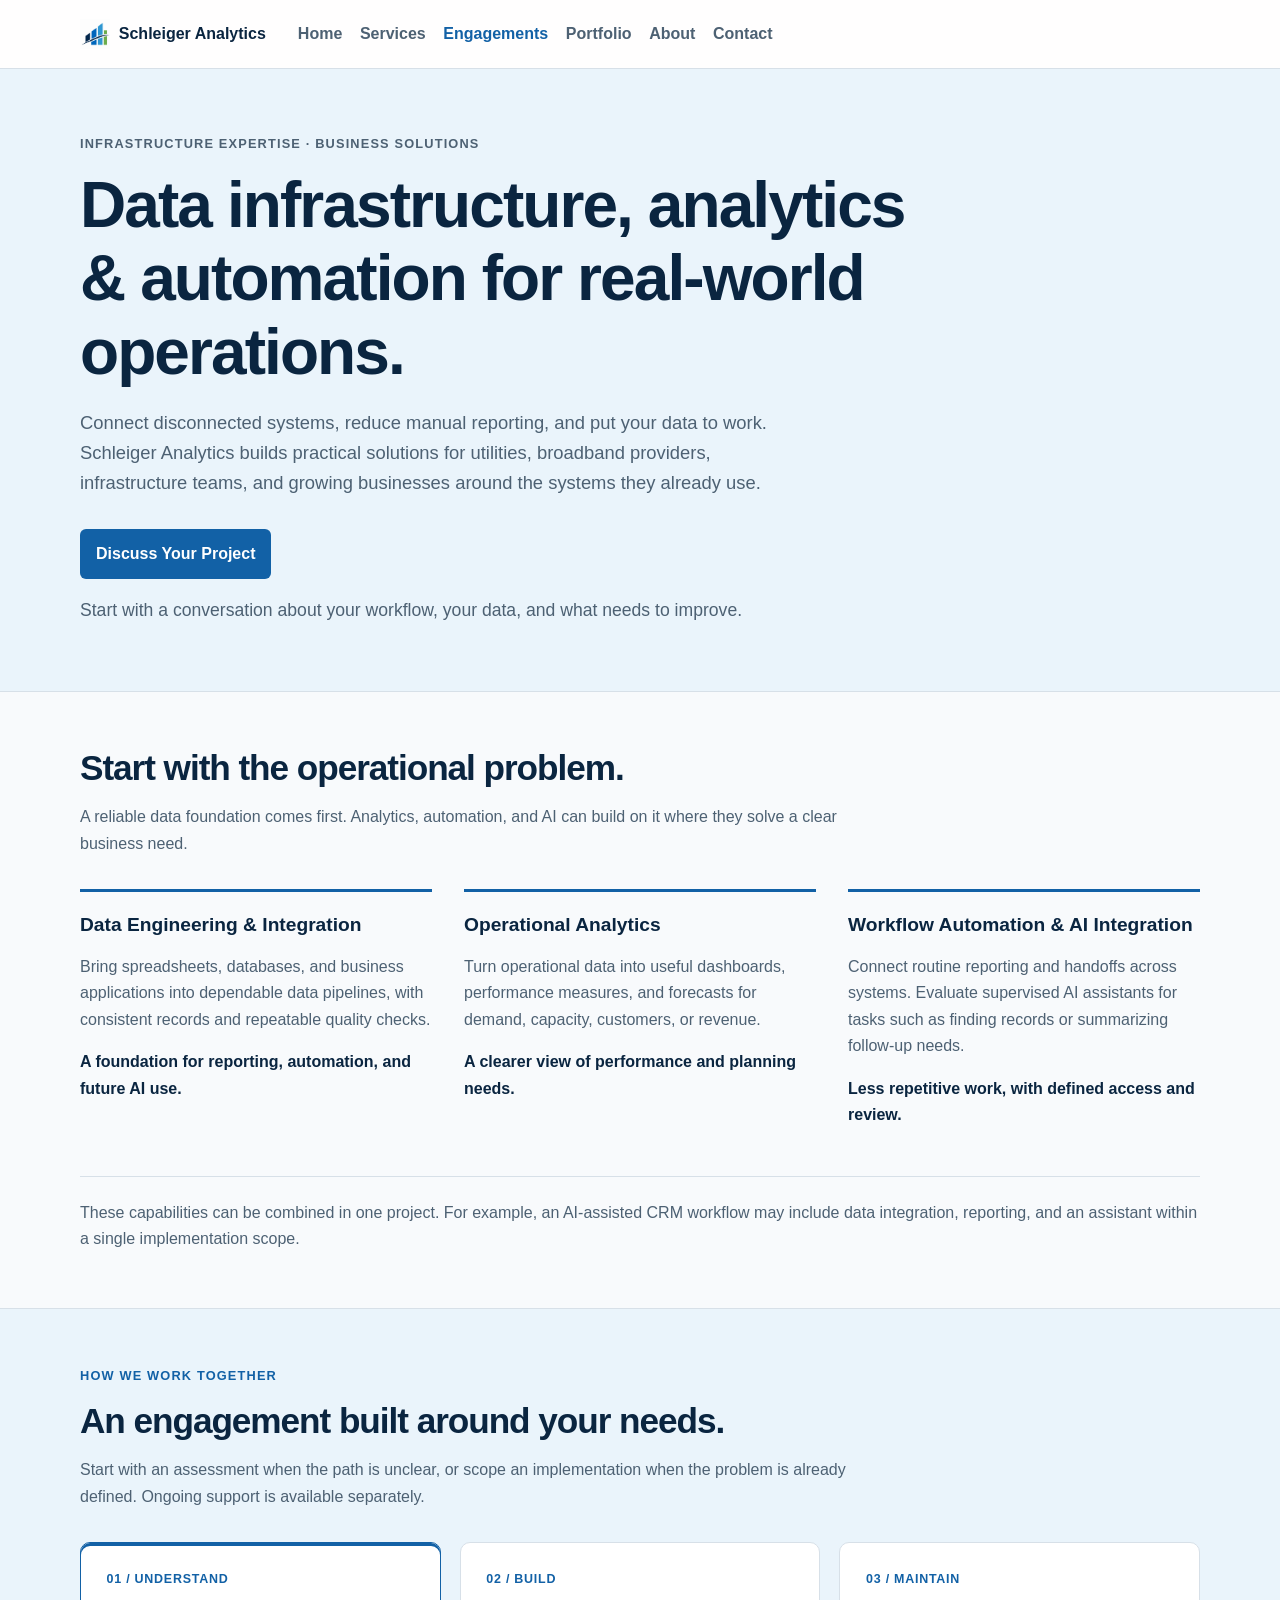
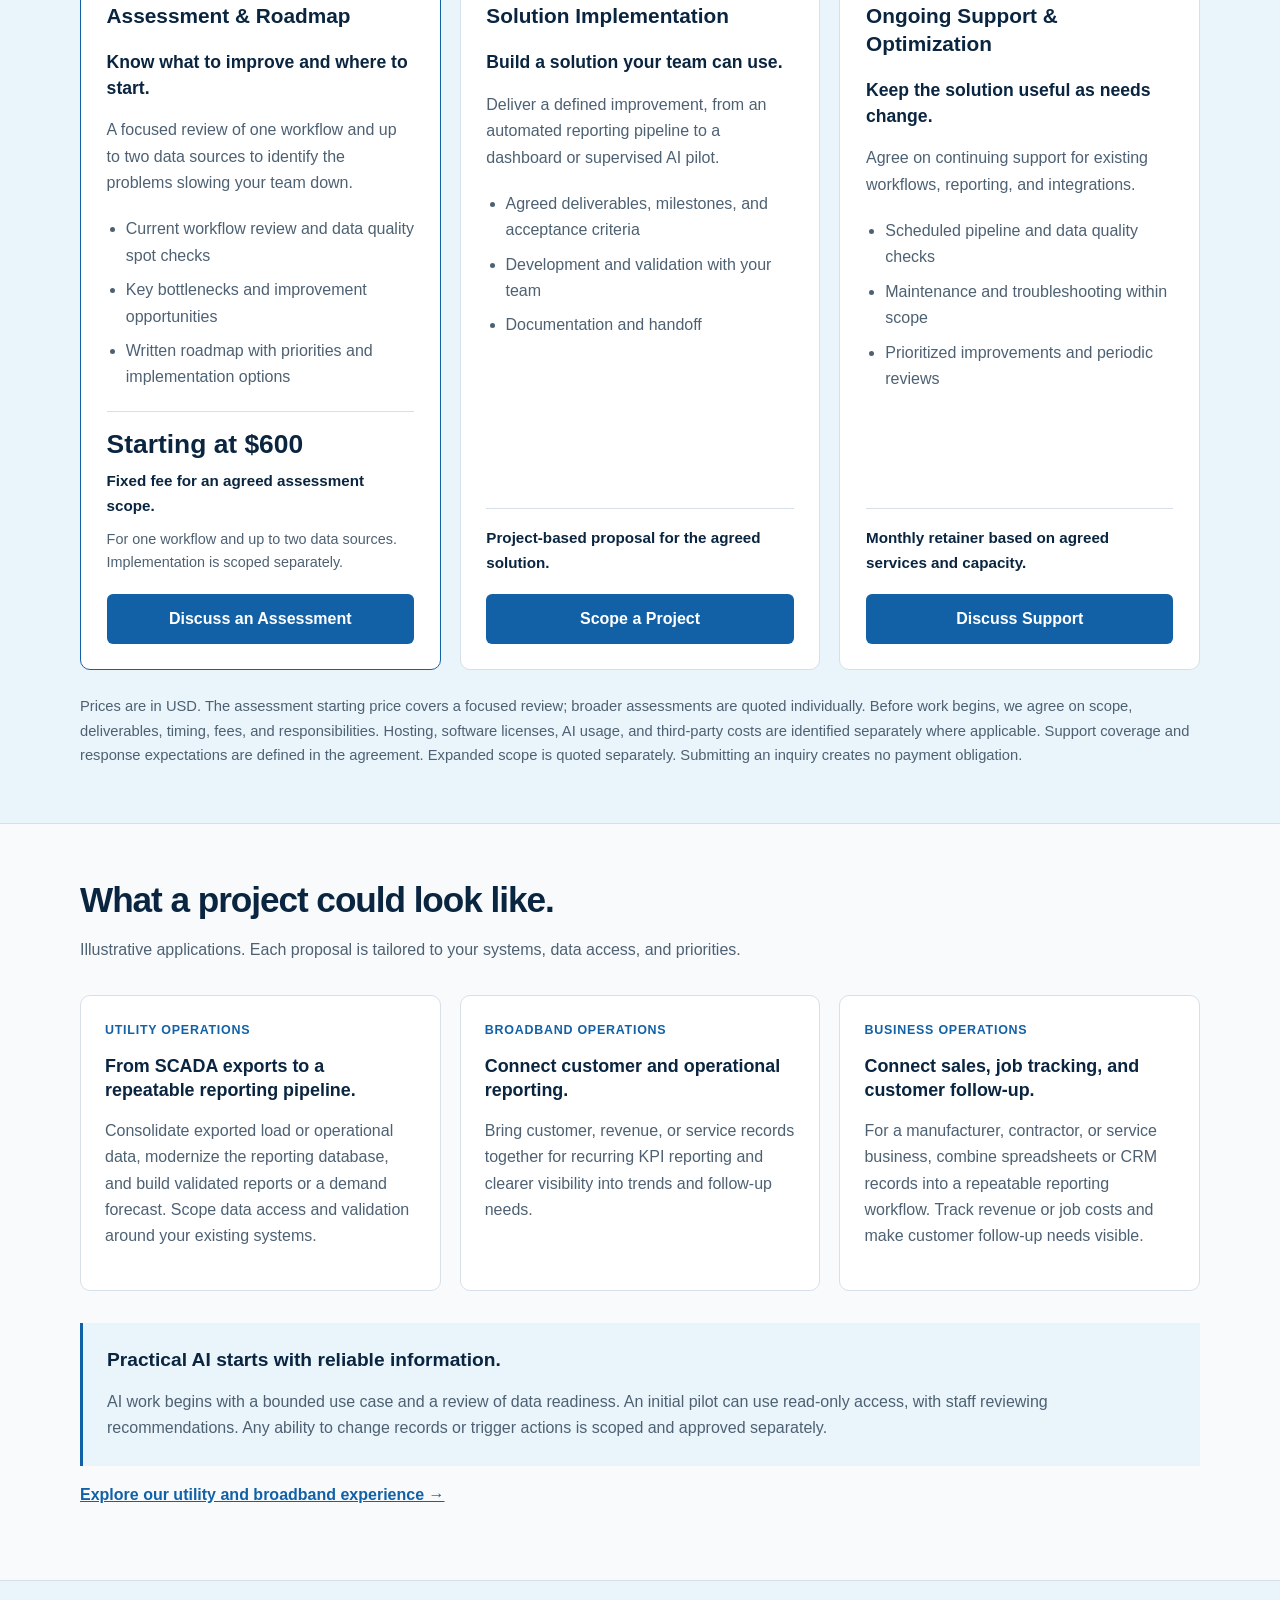
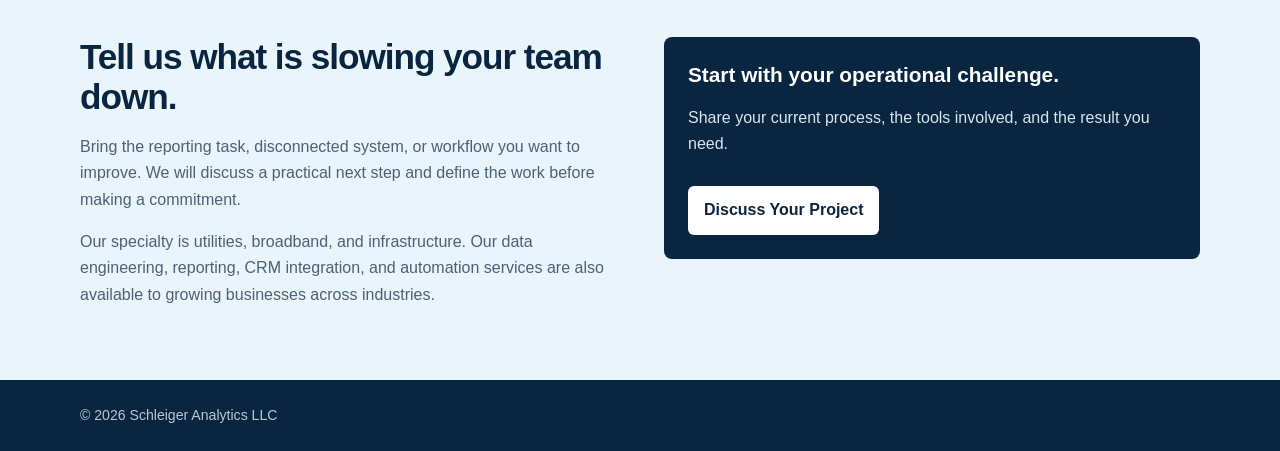
<file: packages.html>
<!doctype html>
<html lang="en">
<head>
  <meta charset="utf-8">
  <meta name="viewport" content="width=device-width,initial-scale=1">
  <meta name="description" content="Scoped data, analytics, and automation engagements for infrastructure organizations and growing businesses. Explore assessments, implementation projects, and ongoing support.">
  <title>Solutions &amp; Engagements | Schleiger Analytics</title>
  <link rel="stylesheet" href="css/styles.css">
  <link rel="stylesheet" href="css/branding.css">
  <link rel="stylesheet" href="css/packages.css">
  <link rel="icon" type="image/png" href="assets/images/schleiger-analytics-logo.png">
  <script src="js/main.js" defer></script>
</head>
<body class="packages-page">
  <a class="packages-skip-link" href="#main-content">Skip to main content</a>
  <header><div class="nav container"><a class="brand" href="index.html"><img class="site-logo" src="assets/images/schleiger-analytics-logo.png" alt="Schleiger Analytics logo"><span>Schleiger Analytics</span></a><button class="menu" aria-expanded="false" aria-controls="links">Menu</button><nav id="links" aria-label="Primary navigation"><a href="index.html">Home</a><a href="services.html">Services</a><a class="active" aria-current="page" href="packages.html">Engagements</a><a href="portfolio.html">Portfolio</a><a href="about.html">About</a><a href="contact.html">Contact</a></nav></div></header>
  <main id="main-content">
    <section class="page-head">
      <div class="container">
        <p class="engagement-eyebrow">Infrastructure expertise · Business solutions</p>
        <h1>Data infrastructure, analytics &amp; automation for real-world operations.</h1>
        <p>Connect disconnected systems, reduce manual reporting, and put your data to work. Schleiger Analytics builds practical solutions for utilities, broadband providers, infrastructure teams, and growing businesses around the systems they already use.</p>
        <a class="button" href="contact.html">Discuss Your Project</a>
        <p class="engagement-intro-note">Start with a conversation about your workflow, your data, and what needs to improve.</p>
      </div>
    </section>

    <section class="section container" aria-labelledby="solutions-title">
      <div class="engagement-section-head">
        <h2 id="solutions-title">Start with the operational problem.</h2>
        <p>A reliable data foundation comes first. Analytics, automation, and AI can build on it where they solve a clear business need.</p>
      </div>
      <div class="engagement-capabilities">
        <article>
          <h3>Data Engineering &amp; Integration</h3>
          <p>Bring spreadsheets, databases, and business applications into dependable data pipelines, with consistent records and repeatable quality checks.</p>
          <p class="engagement-outcome">A foundation for reporting, automation, and future AI use.</p>
        </article>
        <article>
          <h3>Operational Analytics</h3>
          <p>Turn operational data into useful dashboards, performance measures, and forecasts for demand, capacity, customers, or revenue.</p>
          <p class="engagement-outcome">A clearer view of performance and planning needs.</p>
        </article>
        <article>
          <h3>Workflow Automation &amp; AI Integration</h3>
          <p>Connect routine reporting and handoffs across systems. Evaluate supervised AI assistants for tasks such as finding records or summarizing follow-up needs.</p>
          <p class="engagement-outcome">Less repetitive work, with defined access and review.</p>
        </article>
      </div>
      <p class="engagement-combined">These capabilities can be combined in one project. For example, an AI-assisted CRM workflow may include data integration, reporting, and an assistant within a single implementation scope.</p>
    </section>

    <section class="section engagement-options" aria-labelledby="engagements-title">
      <div class="container">
        <div class="engagement-section-head">
          <p class="engagement-eyebrow">How we work together</p>
          <h2 id="engagements-title">An engagement built around your needs.</h2>
          <p>Start with an assessment when the path is unclear, or scope an implementation when the problem is already defined. Ongoing support is available separately.</p>
        </div>
        <div class="package-grid">
          <article class="package-card package-card--starter" aria-labelledby="assessment-title">
            <div class="package-card__intro">
              <p class="engagement-step">01 / Understand</p>
              <h3 id="assessment-title">Assessment &amp; Roadmap</h3>
              <p class="package-benefit">Know what to improve and where to start.</p>
              <p>A focused review of one workflow and up to two data sources to identify the problems slowing your team down.</p>
            </div>
            <ul class="package-features">
              <li>Current workflow review and data quality spot checks</li>
              <li>Key bottlenecks and improvement opportunities</li>
              <li>Written roadmap with priorities and implementation options</li>
            </ul>
            <p class="engagement-pricing"><strong class="engagement-starting-price">Starting at $600</strong>Fixed fee for an agreed assessment scope.</p>
            <p class="engagement-scope-note">For one workflow and up to two data sources. Implementation is scoped separately.</p>
            <a class="button package-card__cta" href="contact.html">Discuss an Assessment</a>
          </article>
          <article class="package-card" aria-labelledby="implementation-title">
            <div class="package-card__intro">
              <p class="engagement-step">02 / Build</p>
              <h3 id="implementation-title">Solution Implementation</h3>
              <p class="package-benefit">Build a solution your team can use.</p>
              <p>Deliver a defined improvement, from an automated reporting pipeline to a dashboard or supervised AI pilot.</p>
            </div>
            <ul class="package-features">
              <li>Agreed deliverables, milestones, and acceptance criteria</li>
              <li>Development and validation with your team</li>
              <li>Documentation and handoff</li>
            </ul>
            <p class="engagement-pricing">Project-based proposal for the agreed solution.</p>
            <a class="button package-card__cta" href="contact.html">Scope a Project</a>
          </article>
          <article class="package-card" aria-labelledby="support-title">
            <div class="package-card__intro">
              <p class="engagement-step">03 / Maintain</p>
              <h3 id="support-title">Ongoing Support &amp; Optimization</h3>
              <p class="package-benefit">Keep the solution useful as needs change.</p>
              <p>Agree on continuing support for existing workflows, reporting, and integrations.</p>
            </div>
            <ul class="package-features">
              <li>Scheduled pipeline and data quality checks</li>
              <li>Maintenance and troubleshooting within scope</li>
              <li>Prioritized improvements and periodic reviews</li>
            </ul>
            <p class="engagement-pricing">Monthly retainer based on agreed services and capacity.</p>
            <a class="button package-card__cta" href="contact.html">Discuss Support</a>
          </article>
        </div>
        <p class="package-disclosure">Prices are in USD. The assessment starting price covers a focused review; broader assessments are quoted individually. Before work begins, we agree on scope, deliverables, timing, fees, and responsibilities. Hosting, software licenses, AI usage, and third-party costs are identified separately where applicable. Support coverage and response expectations are defined in the agreement. Expanded scope is quoted separately. Submitting an inquiry creates no payment obligation.</p>
      </div>
    </section>

    <section class="section container" aria-labelledby="examples-title">
      <div class="engagement-section-head">
        <h2 id="examples-title">What a project could look like.</h2>
        <p>Illustrative applications. Each proposal is tailored to your systems, data access, and priorities.</p>
      </div>
      <div class="package-examples__grid engagement-examples">
        <article>
          <p class="engagement-step">Utility operations</p>
          <h3>From SCADA exports to a repeatable reporting pipeline.</h3>
          <p>Consolidate exported load or operational data, modernize the reporting database, and build validated reports or a demand forecast. Scope data access and validation around your existing systems.</p>
        </article>
        <article>
          <p class="engagement-step">Broadband operations</p>
          <h3>Connect customer and operational reporting.</h3>
          <p>Bring customer, revenue, or service records together for recurring KPI reporting and clearer visibility into trends and follow-up needs.</p>
        </article>
        <article>
          <p class="engagement-step">Business operations</p>
          <h3>Connect sales, job tracking, and customer follow-up.</h3>
          <p>For a manufacturer, contractor, or service business, combine spreadsheets or CRM records into a repeatable reporting workflow. Track revenue or job costs and make customer follow-up needs visible.</p>
        </article>
      </div>
      <div class="engagement-ai-note">
        <h3>Practical AI starts with reliable information.</h3>
        <p>AI work begins with a bounded use case and a review of data readiness. An initial pilot can use read-only access, with staff reviewing recommendations. Any ability to change records or trigger actions is scoped and approved separately.</p>
      </div>
      <p><a class="engagement-text-link" href="portfolio.html">Explore our utility and broadband experience →</a></p>
    </section>

    <section class="section custom-consulting" aria-labelledby="contact-title">
      <div class="container split">
        <div>
          <h2 id="contact-title">Tell us what is slowing your team down.</h2>
          <p>Bring the reporting task, disconnected system, or workflow you want to improve. We will discuss a practical next step and define the work before making a commitment.</p>
          <p>Our specialty is utilities, broadband, and infrastructure. Our data engineering, reporting, CRM integration, and automation services are also available to growing businesses across industries.</p>
        </div>
        <div class="callout">
          <h3>Start with your operational challenge.</h3>
          <p>Share your current process, the tools involved, and the result you need.</p>
          <a class="button" href="contact.html">Discuss Your Project</a>
        </div>
      </div>
    </section>
  </main>
  <footer><div class="container">© 2026 Schleiger Analytics LLC</div></footer>
</body>
</html>
</file>
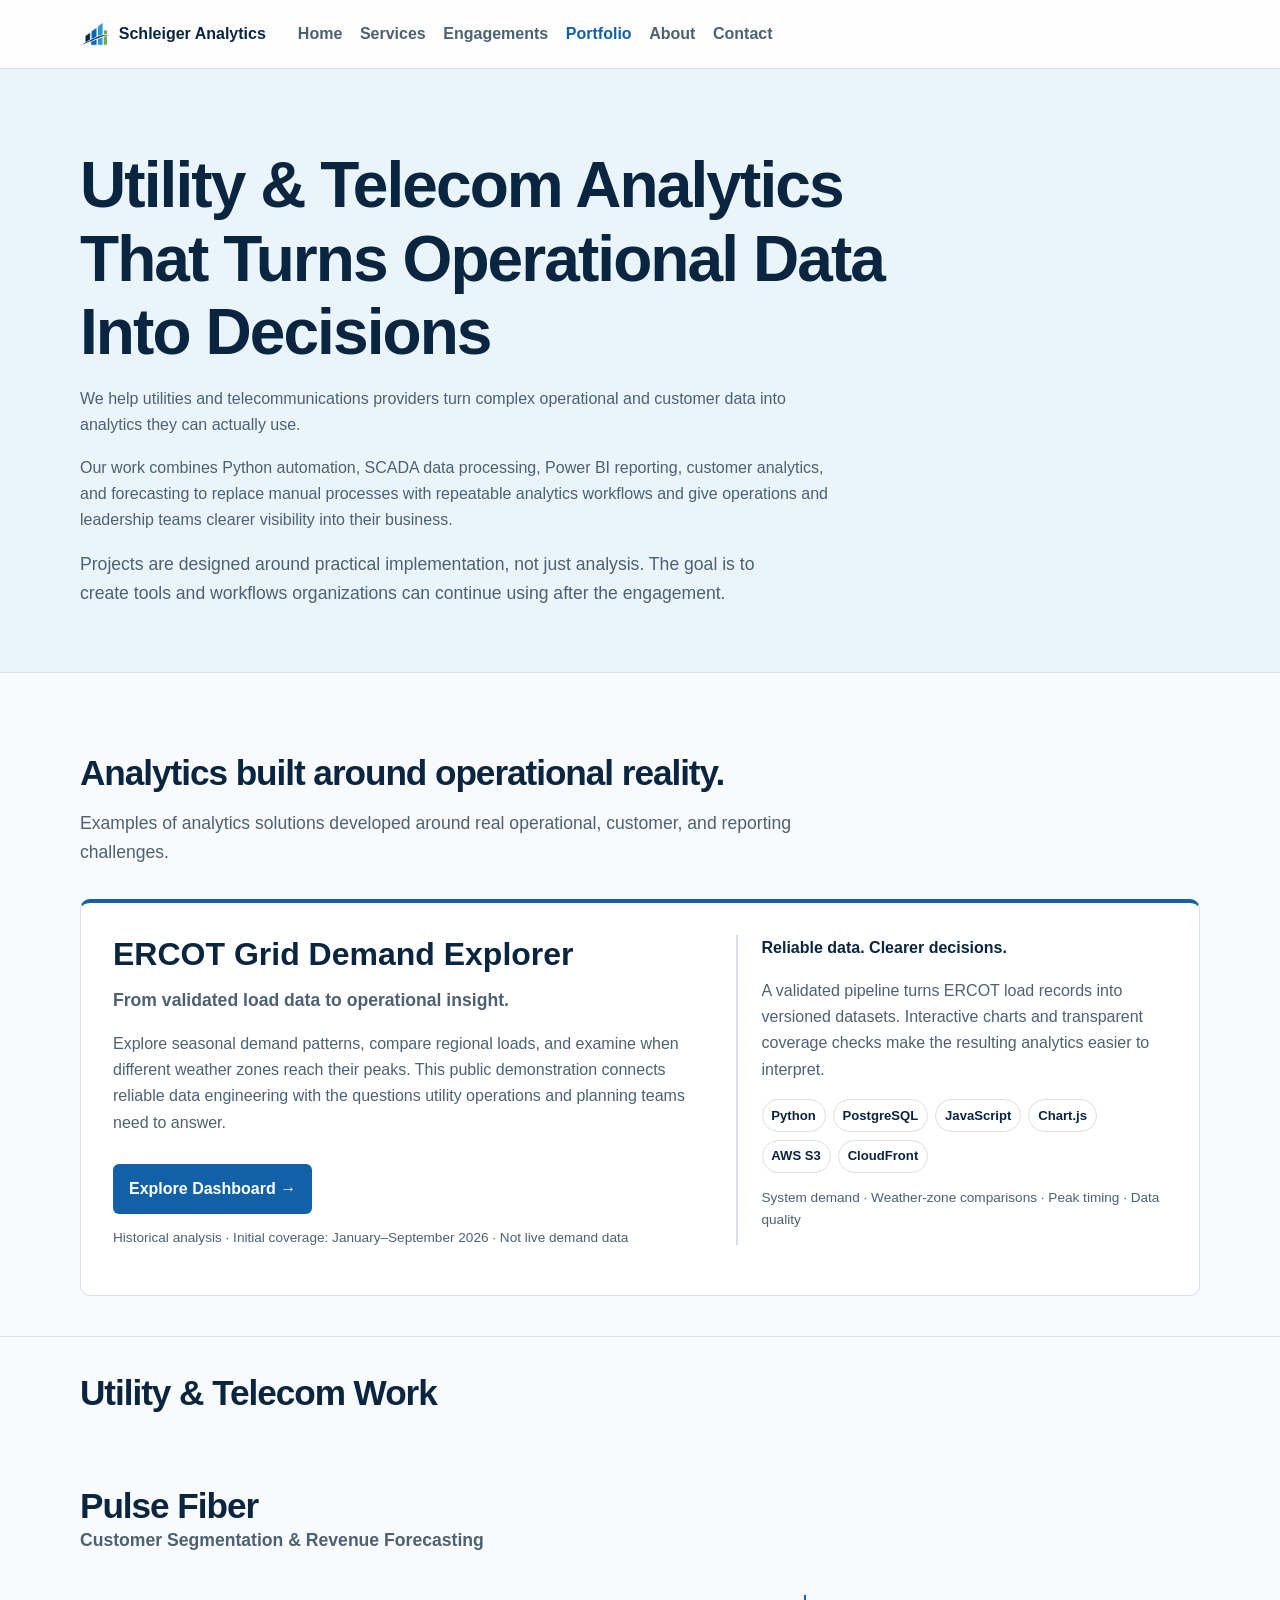
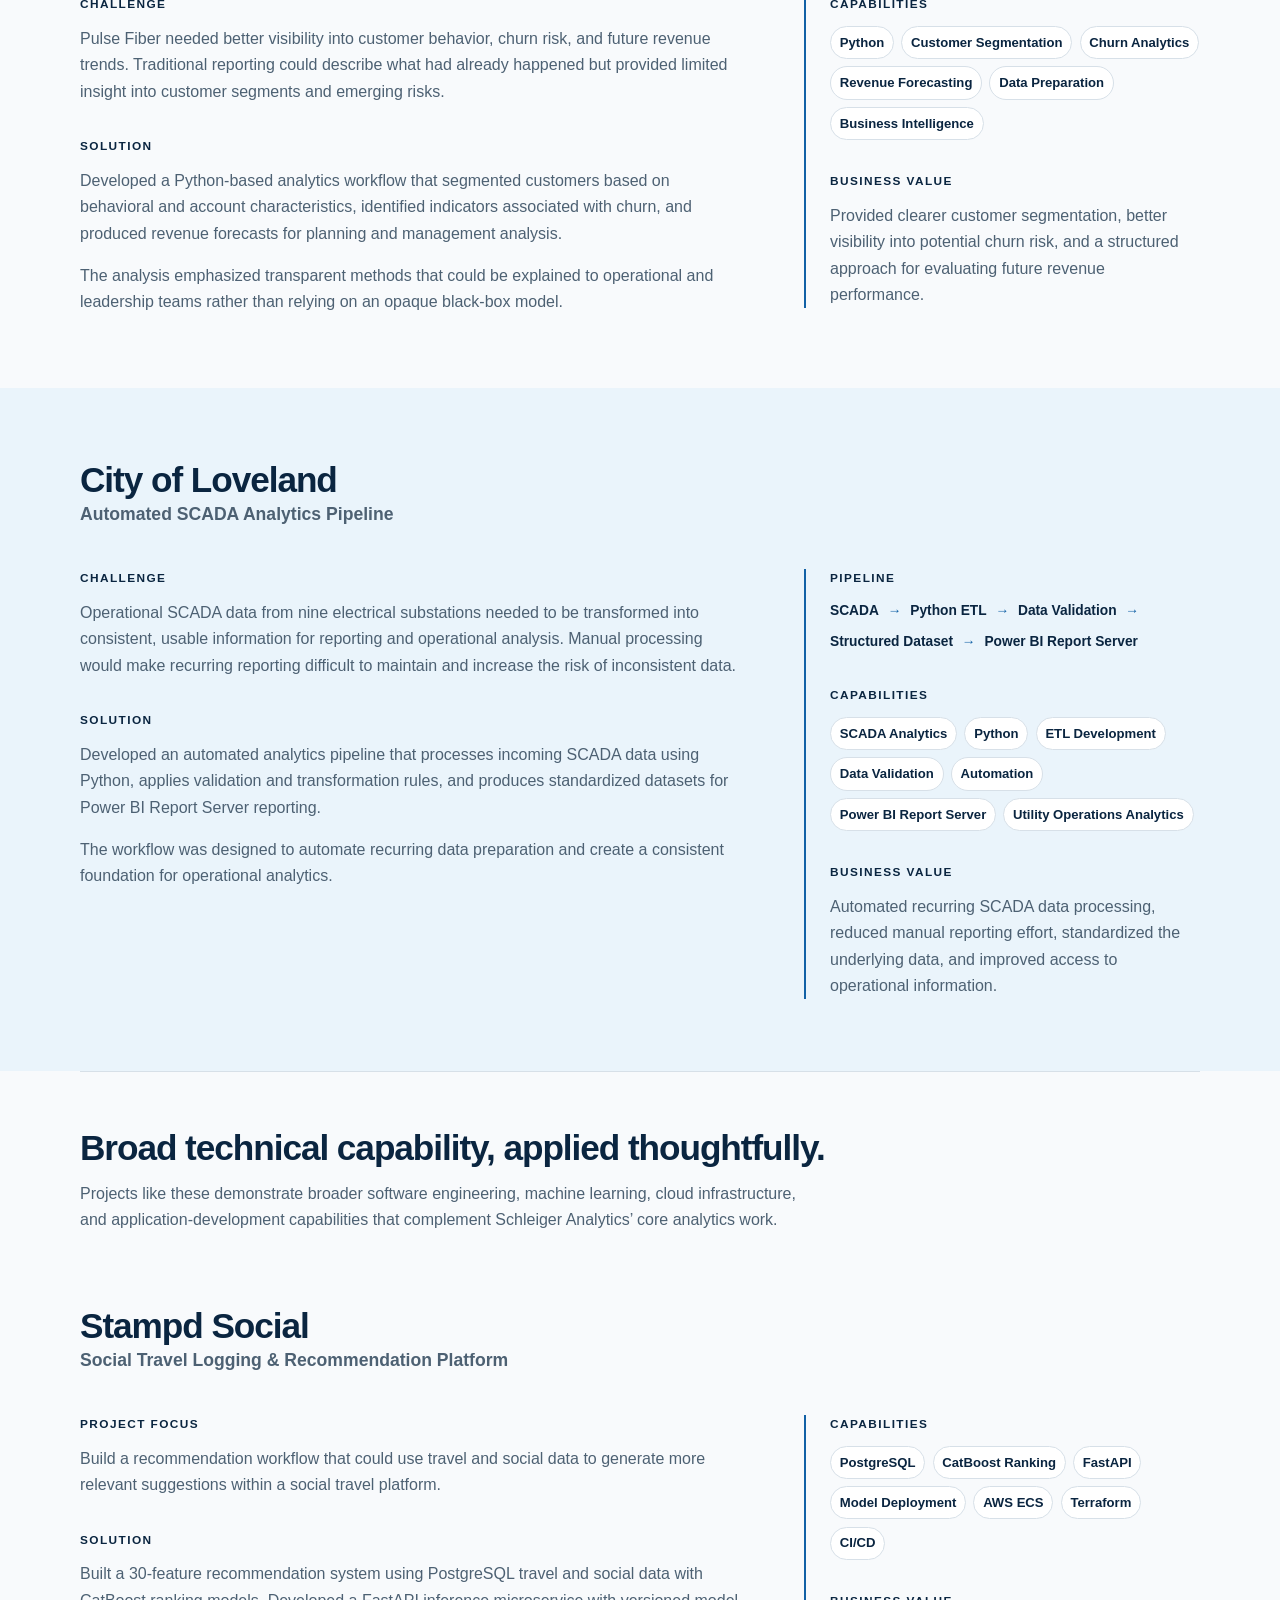
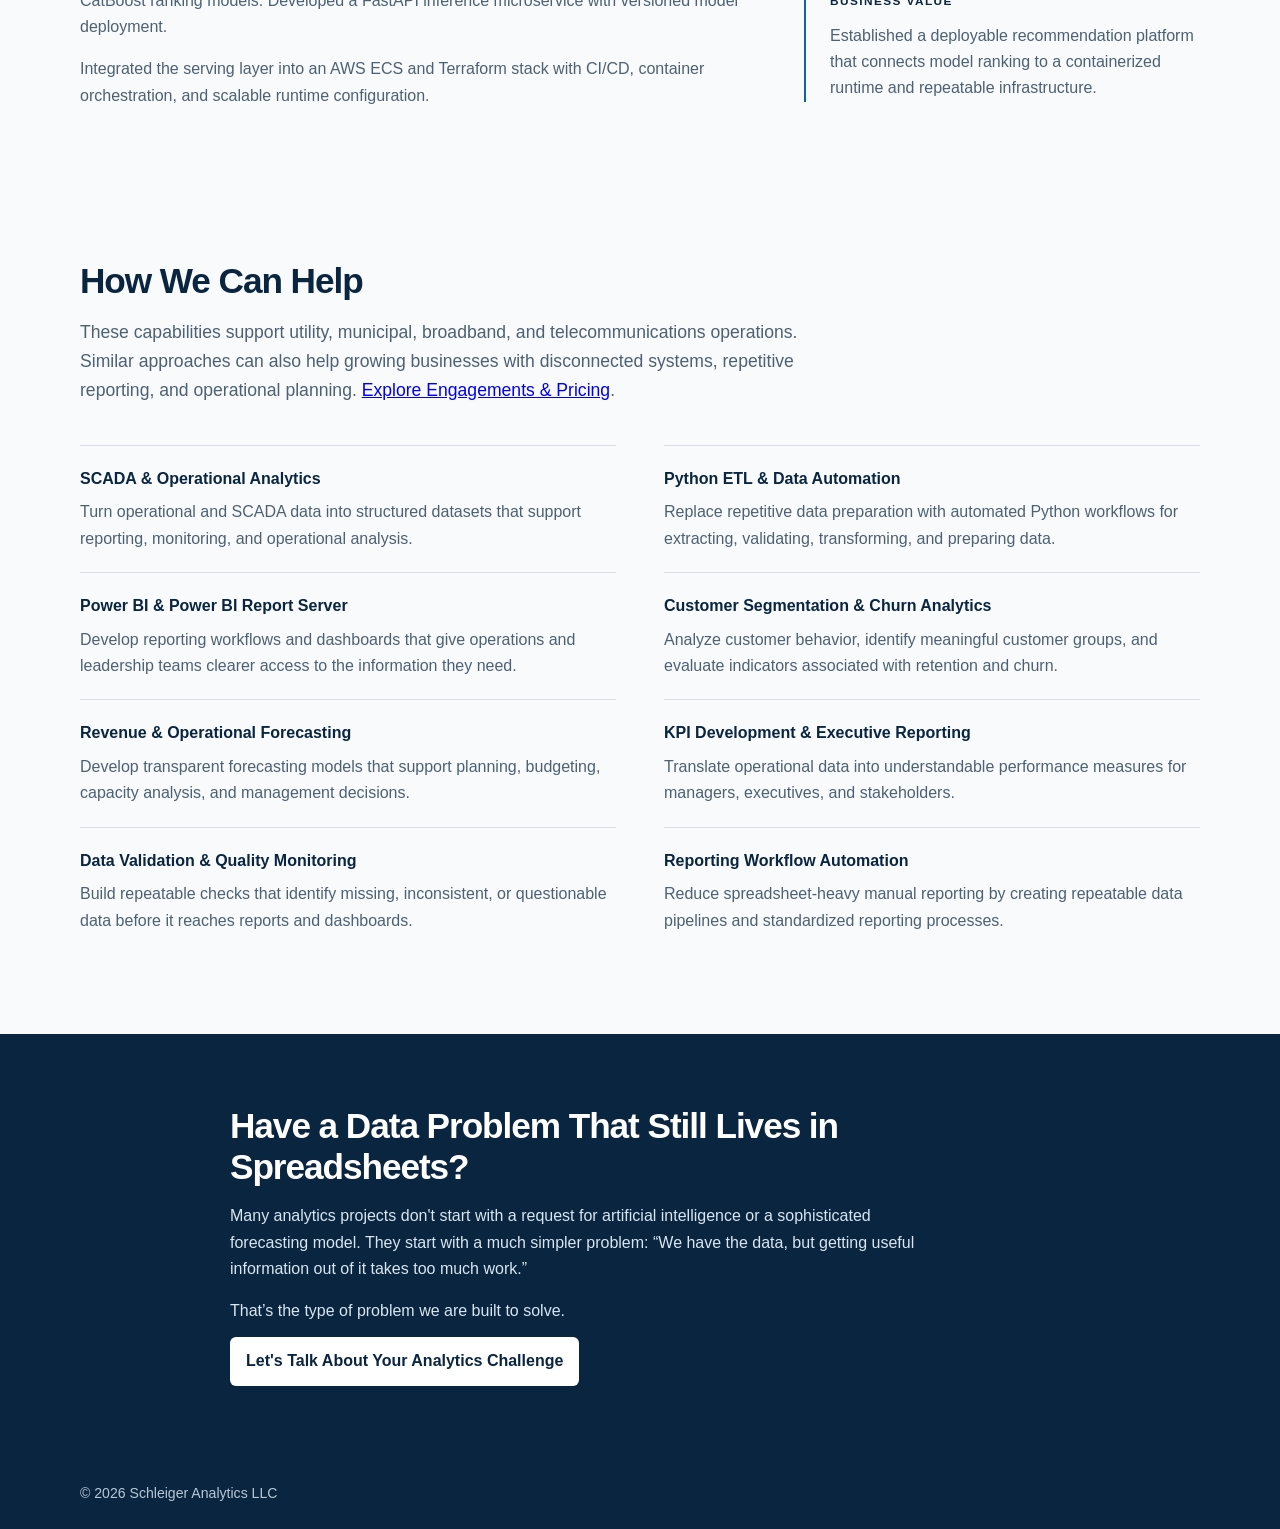
<file: portfolio.html>
<!doctype html>
<html lang="en">
<head>
  <meta charset="utf-8">
  <meta name="viewport" content="width=device-width,initial-scale=1">
  <meta name="description" content="Utility and telecom analytics consulting for SCADA data, Python automation, Power BI reporting, forecasting, and operational decision support.">
  <title>Utility &amp; Telecom Analytics Portfolio | Schleiger Analytics</title>
  <link rel="stylesheet" href="css/styles.css">
  <link rel="stylesheet" href="css/portfolio.css">
  <link rel="stylesheet" href="css/branding.css">
  <link rel="icon" type="image/png" href="assets/images/schleiger-analytics-logo.png">
  <script src="js/main.js" defer></script>
</head>
<body class="portfolio-page">
  <a class="portfolio-skip-link" href="#main-content">Skip to portfolio</a>
  <header>
    <div class="nav container">
      <a class="brand" href="index.html"><img class="site-logo" src="assets/images/schleiger-analytics-logo.png" alt="Schleiger Analytics logo"><span>Schleiger Analytics</span></a>
      <button class="menu" aria-expanded="false" aria-controls="links">Menu</button>
      <nav id="links" aria-label="Primary navigation"><a href="index.html">Home</a><a href="services.html">Services</a><a href="packages.html">Engagements</a><a class="active" aria-current="page" href="portfolio.html">Portfolio</a><a href="about.html">About</a><a href="contact.html">Contact</a></nav>
    </div>
  </header>

  <main id="main-content" tabindex="-1">
    <section class="page-head portfolio-hero">
      <div class="container">
        <h1>Utility &amp; Telecom Analytics That Turns Operational Data Into Decisions</h1>
        <div class="portfolio-hero__copy">
          <p>We help utilities and telecommunications providers turn complex operational and customer data into analytics they can actually use.</p>
          <p>Our work combines Python automation, SCADA data processing, Power BI reporting, customer analytics, and forecasting to replace manual processes with repeatable analytics workflows and give operations and leadership teams clearer visibility into their business.</p>
          <p>Projects are designed around practical implementation, not just analysis. The goal is to create tools and workflows organizations can continue using after the engagement.</p>
        </div>
      </div>
    </section>

    <section class="section portfolio-selected-work">
      <div class="container">
        <h2>Analytics built around operational reality.</h2>
        <p class="section-intro">Examples of analytics solutions developed around real operational, customer, and reporting challenges.</p>
        <article class="portfolio-feature" aria-labelledby="ercot-project-title">
          <div class="portfolio-feature__copy">
            <h3 id="ercot-project-title">ERCOT Grid Demand Explorer</h3>
            <p class="portfolio-feature__lead">From validated load data to operational insight.</p>
            <p>Explore seasonal demand patterns, compare regional loads, and examine when different weather zones reach their peaks. This public demonstration connects reliable data engineering with the questions utility operations and planning teams need to answer.</p>
            <a class="button" href="/projects/ercot/index.html">Explore Dashboard <span aria-hidden="true">→</span></a>
            <p class="portfolio-feature__note">Historical analysis · Initial coverage: January–September 2026 · Not live demand data</p>
          </div>
          <div class="portfolio-feature__support">
            <h4>Reliable data. Clearer decisions.</h4>
            <p>A validated pipeline turns ERCOT load records into versioned datasets. Interactive charts and transparent coverage checks make the resulting analytics easier to interpret.</p>
            <ul class="portfolio-tags" aria-label="ERCOT project technologies"><li>Python</li><li>PostgreSQL</li><li>JavaScript</li><li>Chart.js</li><li>AWS S3</li><li>CloudFront</li></ul>
            <p class="portfolio-feature__scope">System demand · Weather-zone comparisons · Peak timing · Data quality</p>
          </div>
        </article>
      </div>
    </section>

    <section class="portfolio-case-studies" aria-label="Selected analytics projects">
      <section class="portfolio-work-group" aria-labelledby="utility-telecom-work">
        <div class="container portfolio-work-group__heading">
          <h2 id="utility-telecom-work">Utility &amp; Telecom Work</h2>
        </div>
      <article class="case-study case-study--broadband">
        <div class="container">
          <header class="case-study__header">
            <h2>Pulse Fiber</h2>
            <p class="case-study__title">Customer Segmentation &amp; Revenue Forecasting</p>
          </header>
          <div class="case-study__grid">
            <div class="case-study__narrative">
              <section><h3>Challenge</h3><p>Pulse Fiber needed better visibility into customer behavior, churn risk, and future revenue trends. Traditional reporting could describe what had already happened but provided limited insight into customer segments and emerging risks.</p></section>
              <section><h3>Solution</h3><p>Developed a Python-based analytics workflow that segmented customers based on behavioral and account characteristics, identified indicators associated with churn, and produced revenue forecasts for planning and management analysis.</p><p>The analysis emphasized transparent methods that could be explained to operational and leadership teams rather than relying on an opaque black-box model.</p></section>
            </div>
            <aside class="case-study__support" aria-label="Pulse Fiber project details">
              <section><h3>Capabilities</h3><ul class="portfolio-tags" aria-label="Pulse Fiber capabilities"><li>Python</li><li>Customer Segmentation</li><li>Churn Analytics</li><li>Revenue Forecasting</li><li>Data Preparation</li><li>Business Intelligence</li></ul></section>
              <section><h3>Business Value</h3><p>Provided clearer customer segmentation, better visibility into potential churn risk, and a structured approach for evaluating future revenue performance.</p></section>
            </aside>
          </div>
        </div>
      </article>

      <article class="case-study case-study--utility">
        <div class="container">
          <header class="case-study__header">
            <h2>City of Loveland</h2>
            <p class="case-study__title">Automated SCADA Analytics Pipeline</p>
          </header>
          <div class="case-study__grid">
            <div class="case-study__narrative">
              <section><h3>Challenge</h3><p>Operational SCADA data from nine electrical substations needed to be transformed into consistent, usable information for reporting and operational analysis. Manual processing would make recurring reporting difficult to maintain and increase the risk of inconsistent data.</p></section>
              <section><h3>Solution</h3><p>Developed an automated analytics pipeline that processes incoming SCADA data using Python, applies validation and transformation rules, and produces standardized datasets for Power BI Report Server reporting.</p><p>The workflow was designed to automate recurring data preparation and create a consistent foundation for operational analytics.</p></section>
            </div>
            <aside class="case-study__support" aria-label="City of Loveland project details">
              <section><h3>Pipeline</h3><ol class="data-pipeline"><li>SCADA</li><li>Python ETL</li><li>Data Validation</li><li>Structured Dataset</li><li>Power BI Report Server</li></ol></section>
              <section><h3>Capabilities</h3><ul class="portfolio-tags" aria-label="City of Loveland capabilities"><li>SCADA Analytics</li><li>Python</li><li>ETL Development</li><li>Data Validation</li><li>Automation</li><li>Power BI Report Server</li><li>Utility Operations Analytics</li></ul></section>
              <section><h3>Business Value</h3><p>Automated recurring SCADA data processing, reduced manual reporting effort, standardized the underlying data, and improved access to operational information.</p></section>
            </aside>
          </div>
        </div>
      </article>
      </section>

      <section class="portfolio-work-group" aria-labelledby="additional-technical-work">
        <div class="container portfolio-work-group__heading portfolio-work-group__heading--additional">
          <h2 id="additional-technical-work">Broad technical capability, applied thoughtfully.</h2>
          <p>Projects like these demonstrate broader software engineering, machine learning, cloud infrastructure, and application-development capabilities that complement Schleiger Analytics’ core analytics work.</p>
        </div>
      <article class="case-study case-study--stampd">
        <div class="container">
          <header class="case-study__header">
            <h2>Stampd Social</h2>
            <p class="case-study__title">Social Travel Logging &amp; Recommendation Platform</p>
          </header>
          <div class="case-study__grid">
            <div class="case-study__narrative">
              <section><h3>Project Focus</h3><p>Build a recommendation workflow that could use travel and social data to generate more relevant suggestions within a social travel platform.</p></section>
              <section><h3>Solution</h3><p>Built a 30-feature recommendation system using PostgreSQL travel and social data with CatBoost ranking models. Developed a FastAPI inference microservice with versioned model deployment.</p><p>Integrated the serving layer into an AWS ECS and Terraform stack with CI/CD, container orchestration, and scalable runtime configuration.</p></section>
            </div>
            <aside class="case-study__support" aria-label="Stampd Social project details">
              <section><h3>Capabilities</h3><ul class="portfolio-tags" aria-label="Stampd Social capabilities"><li>PostgreSQL</li><li>CatBoost Ranking</li><li>FastAPI</li><li>Model Deployment</li><li>AWS ECS</li><li>Terraform</li><li>CI/CD</li></ul></section>
              <section><h3>Business Value</h3><p>Established a deployable recommendation platform that connects model ranking to a containerized runtime and repeatable infrastructure.</p></section>
            </aside>
          </div>
        </div>
      </article>
      </section>
    </section>

    <section class="section portfolio-capabilities">
      <div class="container">
        <h2>How We Can Help</h2>
        <p class="section-intro">These capabilities support utility, municipal, broadband, and telecommunications operations. Similar approaches can also help growing businesses with disconnected systems, repetitive reporting, and operational planning. <a href="packages.html">Explore Engagements &amp; Pricing</a>.</p>
        <ul class="capability-list">
          <li><h3>SCADA &amp; Operational Analytics</h3><p>Turn operational and SCADA data into structured datasets that support reporting, monitoring, and operational analysis.</p></li>
          <li><h3>Python ETL &amp; Data Automation</h3><p>Replace repetitive data preparation with automated Python workflows for extracting, validating, transforming, and preparing data.</p></li>
          <li><h3>Power BI &amp; Power BI Report Server</h3><p>Develop reporting workflows and dashboards that give operations and leadership teams clearer access to the information they need.</p></li>
          <li><h3>Customer Segmentation &amp; Churn Analytics</h3><p>Analyze customer behavior, identify meaningful customer groups, and evaluate indicators associated with retention and churn.</p></li>
          <li><h3>Revenue &amp; Operational Forecasting</h3><p>Develop transparent forecasting models that support planning, budgeting, capacity analysis, and management decisions.</p></li>
          <li><h3>KPI Development &amp; Executive Reporting</h3><p>Translate operational data into understandable performance measures for managers, executives, and stakeholders.</p></li>
          <li><h3>Data Validation &amp; Quality Monitoring</h3><p>Build repeatable checks that identify missing, inconsistent, or questionable data before it reaches reports and dashboards.</p></li>
          <li><h3>Reporting Workflow Automation</h3><p>Reduce spreadsheet-heavy manual reporting by creating repeatable data pipelines and standardized reporting processes.</p></li>
        </ul>
      </div>
    </section>

    <section class="portfolio-cta">
      <div class="container">
        <h2>Have a Data Problem That Still Lives in Spreadsheets?</h2>
        <p>Many analytics projects don't start with a request for artificial intelligence or a sophisticated forecasting model. They start with a much simpler problem: “We have the data, but getting useful information out of it takes too much work.”</p>
        <p>That’s the type of problem we are built to solve.</p>
        <a class="button" href="contact.html">Let's Talk About Your Analytics Challenge</a>
      </div>
    </section>
  </main>

  <footer><div class="container">© 2026 Schleiger Analytics LLC</div></footer>
</body>
</html>
</file>
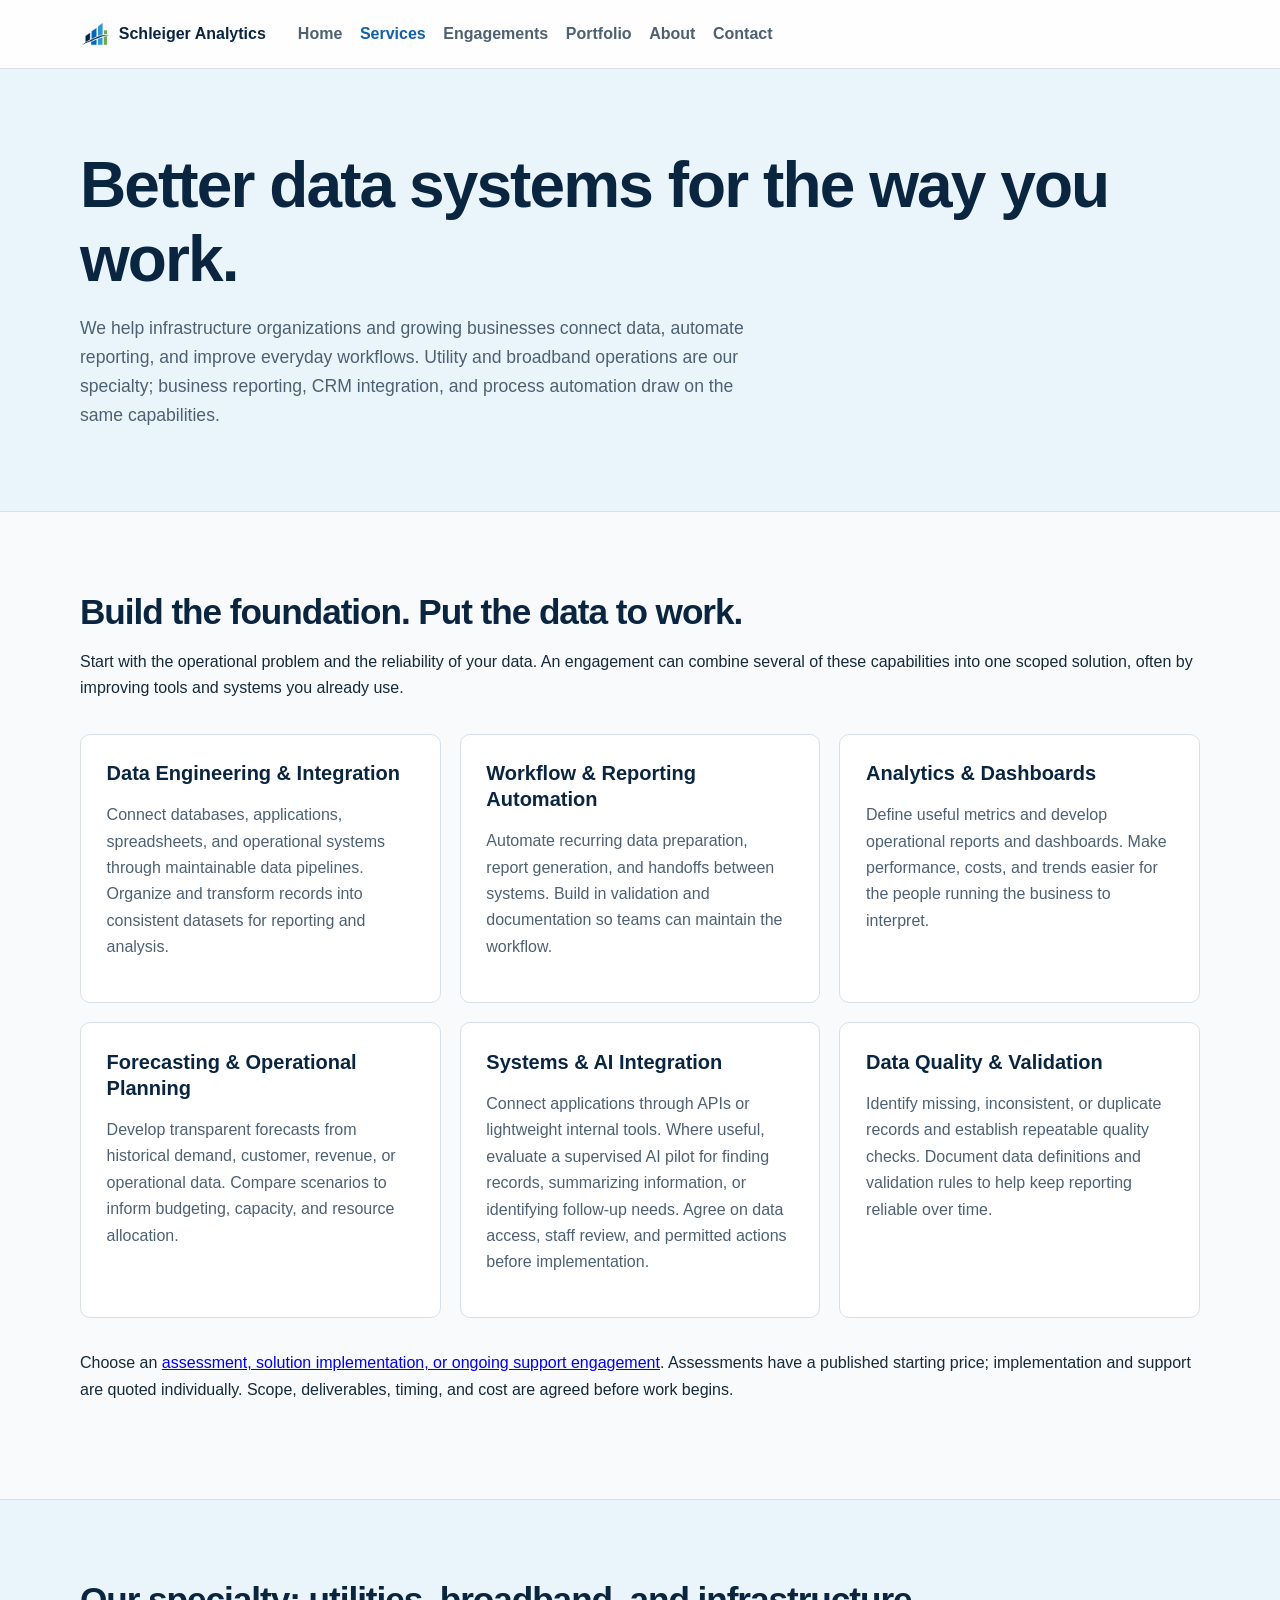
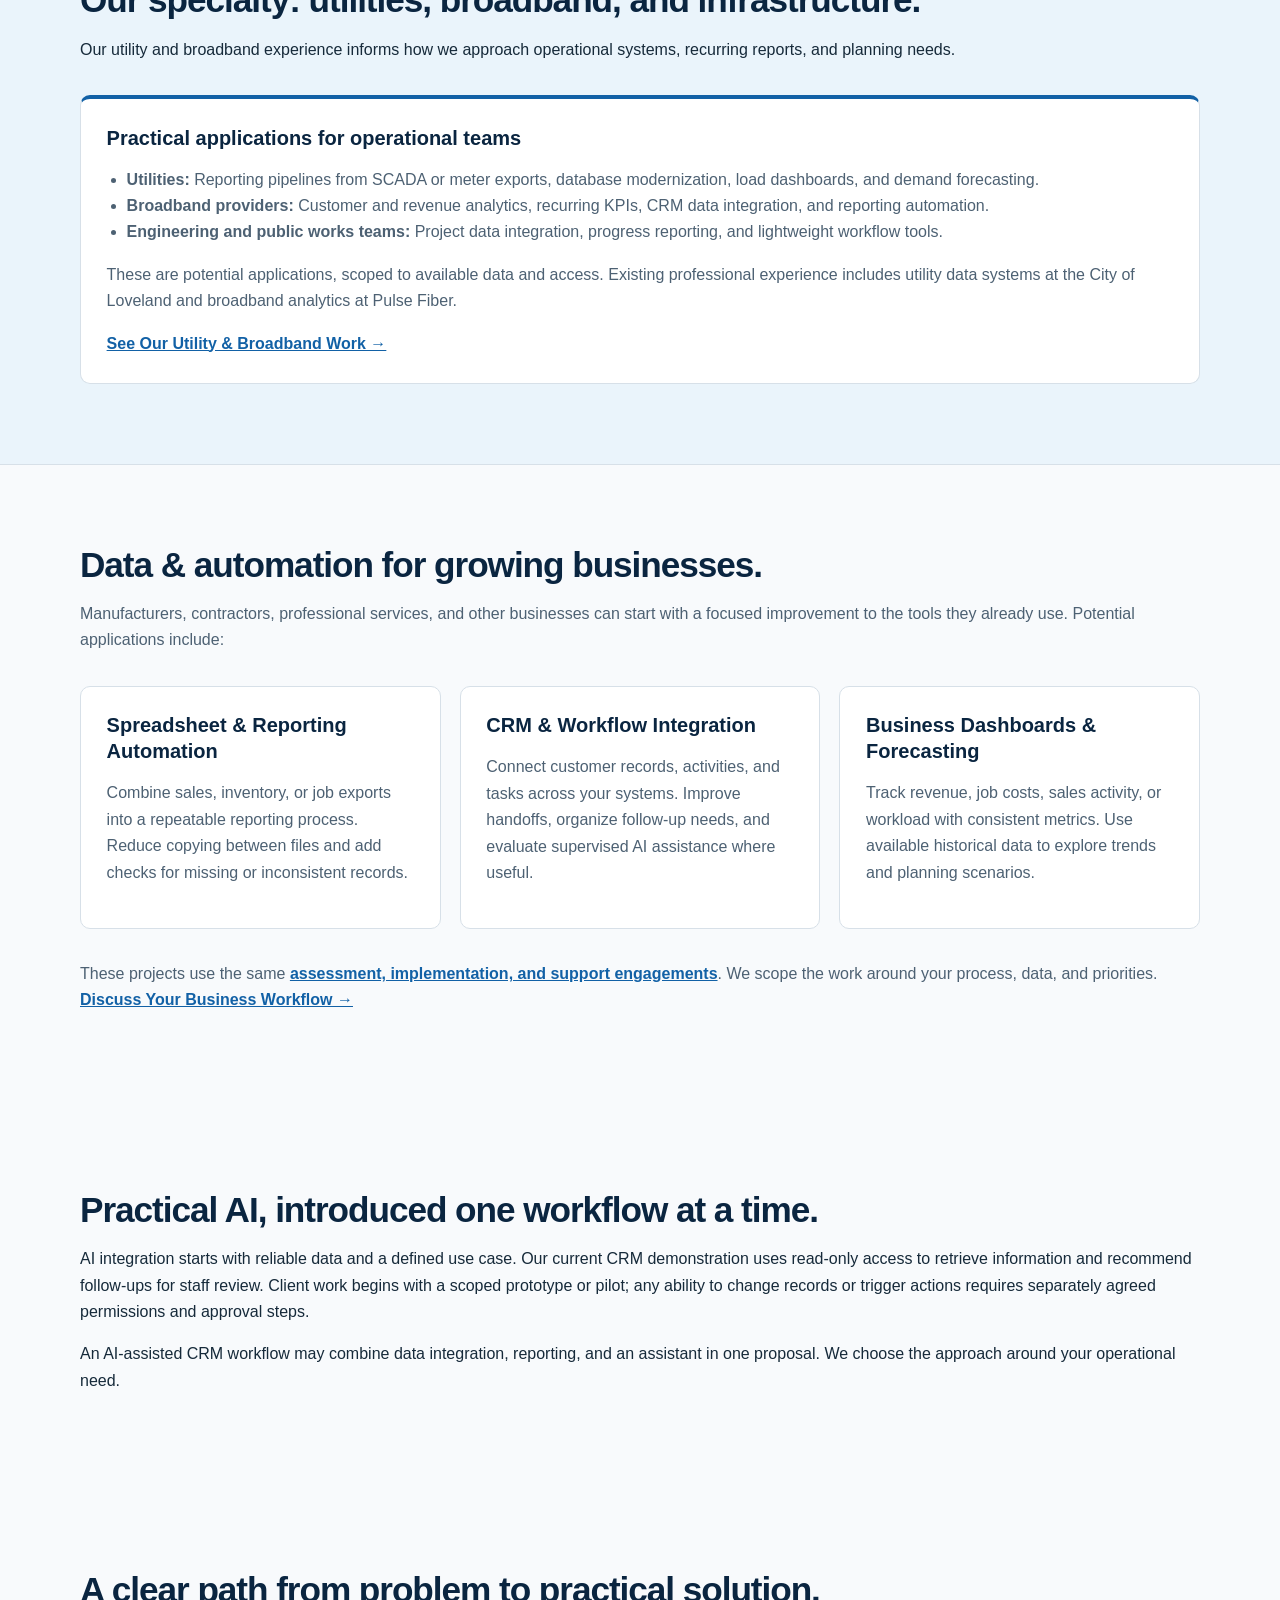
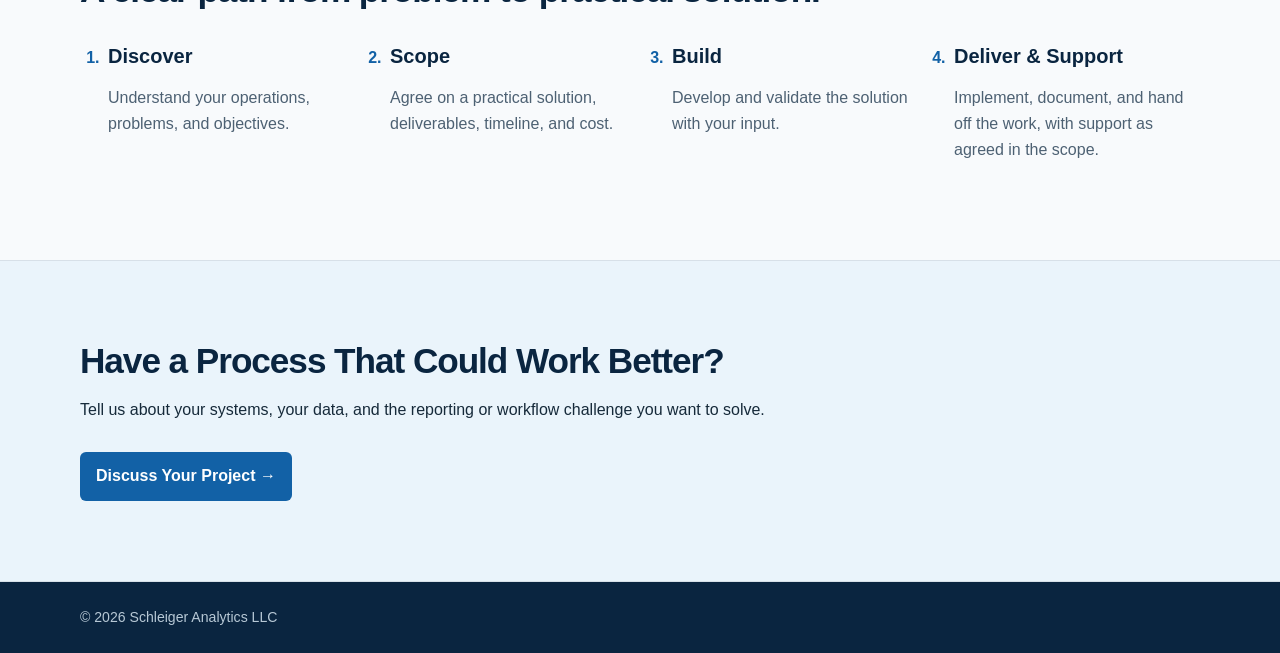
<file: services.html>
<!doctype html>
<html lang="en">
<head>
  <meta charset="utf-8">
  <meta name="viewport" content="width=device-width,initial-scale=1">
  <meta name="description" content="Data engineering, reporting, forecasting, CRM integration, and workflow automation for infrastructure organizations and growing businesses, with utility and broadband specialization.">
  <title>Services | Schleiger Analytics</title>
  <link rel="stylesheet" href="css/styles.css">
  <link rel="stylesheet" href="css/branding.css">
  <link rel="icon" type="image/png" href="assets/images/schleiger-analytics-logo.png">
  <script src="js/main.js" defer></script>
</head>
<body>
  <header><div class="nav container"><a class="brand" href="index.html"><img class="site-logo" src="assets/images/schleiger-analytics-logo.png" alt="Schleiger Analytics logo"><span>Schleiger Analytics</span></a><button class="menu" aria-expanded="false" aria-controls="links">Menu</button><nav id="links" aria-label="Primary navigation"><a href="index.html">Home</a><a class="active" aria-current="page" href="services.html">Services</a><a href="packages.html">Engagements</a><a href="portfolio.html">Portfolio</a><a href="about.html">About</a><a href="contact.html">Contact</a></nav></div></header>
  <main>
    <section class="page-head"><div class="container"><h1>Better data systems for the way you work.</h1><p>We help infrastructure organizations and growing businesses connect data, automate reporting, and improve everyday workflows. Utility and broadband operations are our specialty; business reporting, CRM integration, and process automation draw on the same capabilities.</p></div></section>
    <section class="section container" aria-labelledby="what-we-do">
      <h2 id="what-we-do">Build the foundation. Put the data to work.</h2>
      <p>Start with the operational problem and the reliability of your data. An engagement can combine several of these capabilities into one scoped solution, often by improving tools and systems you already use.</p>
      <div class="cards service-cards">
        <article><h3>Data Engineering &amp; Integration</h3><p>Connect databases, applications, spreadsheets, and operational systems through maintainable data pipelines. Organize and transform records into consistent datasets for reporting and analysis.</p></article>
        <article><h3>Workflow &amp; Reporting Automation</h3><p>Automate recurring data preparation, report generation, and handoffs between systems. Build in validation and documentation so teams can maintain the workflow.</p></article>
        <article><h3>Analytics &amp; Dashboards</h3><p>Define useful metrics and develop operational reports and dashboards. Make performance, costs, and trends easier for the people running the business to interpret.</p></article>
        <article><h3>Forecasting &amp; Operational Planning</h3><p>Develop transparent forecasts from historical demand, customer, revenue, or operational data. Compare scenarios to inform budgeting, capacity, and resource allocation.</p></article>
        <article><h3>Systems &amp; AI Integration</h3><p>Connect applications through APIs or lightweight internal tools. Where useful, evaluate a supervised AI pilot for finding records, summarizing information, or identifying follow-up needs. Agree on data access, staff review, and permitted actions before implementation.</p></article>
        <article><h3>Data Quality &amp; Validation</h3><p>Identify missing, inconsistent, or duplicate records and establish repeatable quality checks. Document data definitions and validation rules to help keep reporting reliable over time.</p></article>
      </div>
      <p>Choose an <a href="packages.html">assessment, solution implementation, or ongoing support engagement</a>. Assessments have a published starting price; implementation and support are quoted individually. Scope, deliverables, timing, and cost are agreed before work begins.</p>
    </section>
    <section class="section service-markets" aria-labelledby="who-we-help">
      <div class="container">
        <h2 id="who-we-help">Our specialty: utilities, broadband, and infrastructure.</h2>
        <p>Our utility and broadband experience informs how we approach operational systems, recurring reports, and planning needs.</p>
        <div class="service-primary-market">
          <article class="market-card market-card--primary" id="energy-infrastructure" tabindex="-1">
            <h3>Practical applications for operational teams</h3>
            <ul><li><strong>Utilities:</strong> Reporting pipelines from SCADA or meter exports, database modernization, load dashboards, and demand forecasting.</li><li><strong>Broadband providers:</strong> Customer and revenue analytics, recurring KPIs, CRM data integration, and reporting automation.</li><li><strong>Engineering and public works teams:</strong> Project data integration, progress reporting, and lightweight workflow tools.</li></ul>
            <p>These are potential applications, scoped to available data and access. Existing professional experience includes utility data systems at the City of Loveland and broadband analytics at Pulse Fiber.</p>
            <a href="portfolio.html">See Our Utility &amp; Broadband Work →</a>
          </article>
        </div>
      </div>
    </section>
    <section class="section container service-business" id="small-business" tabindex="-1" aria-labelledby="business-solutions-title">
      <h2 id="business-solutions-title">Data &amp; automation for growing businesses.</h2>
      <p>Manufacturers, contractors, professional services, and other businesses can start with a focused improvement to the tools they already use. Potential applications include:</p>
      <div class="cards service-cards">
        <article><h3>Spreadsheet &amp; Reporting Automation</h3><p>Combine sales, inventory, or job exports into a repeatable reporting process. Reduce copying between files and add checks for missing or inconsistent records.</p></article>
        <article><h3>CRM &amp; Workflow Integration</h3><p>Connect customer records, activities, and tasks across your systems. Improve handoffs, organize follow-up needs, and evaluate supervised AI assistance where useful.</p></article>
        <article><h3>Business Dashboards &amp; Forecasting</h3><p>Track revenue, job costs, sales activity, or workload with consistent metrics. Use available historical data to explore trends and planning scenarios.</p></article>
      </div>
      <p>These projects use the same <a href="packages.html">assessment, implementation, and support engagements</a>. We scope the work around your process, data, and priorities. <a href="contact.html">Discuss Your Business Workflow →</a></p>
    </section>
    <section class="section container" aria-labelledby="service-ai-title">
      <h2 id="service-ai-title">Practical AI, introduced one workflow at a time.</h2>
      <p>AI integration starts with reliable data and a defined use case. Our current CRM demonstration uses read-only access to retrieve information and recommend follow-ups for staff review. Client work begins with a scoped prototype or pilot; any ability to change records or trigger actions requires separately agreed permissions and approval steps.</p>
      <p>An AI-assisted CRM workflow may combine data integration, reporting, and an assistant in one proposal. We choose the approach around your operational need.</p>
    </section>
    <section class="section container" aria-labelledby="how-we-work">
      <h2 id="how-we-work">A clear path from problem to practical solution.</h2>
      <ol class="delivery-steps">
        <li><h3>Discover</h3><p>Understand your operations, problems, and objectives.</p></li>
        <li><h3>Scope</h3><p>Agree on a practical solution, deliverables, timeline, and cost.</p></li>
        <li><h3>Build</h3><p>Develop and validate the solution with your input.</p></li>
        <li><h3>Deliver &amp; Support</h3><p>Implement, document, and hand off the work, with support as agreed in the scope.</p></li>
      </ol>
    </section>
    <section class="section service-contact" aria-labelledby="service-contact-title">
      <div class="container"><h2 id="service-contact-title">Have a Process That Could Work Better?</h2><p>Tell us about your systems, your data, and the reporting or workflow challenge you want to solve.</p><a class="button" href="contact.html">Discuss Your Project →</a></div>
    </section>
  </main>
  <footer><div class="container">© 2026 Schleiger Analytics LLC</div></footer>
</body>
</html>
</file>
<file: css/styles.css>
:root{--navy:#0a2540;--blue:#1261a6;--sky:#eaf4fb;--slate:#4d6173;--line:#d7e0e8;--shadow-md:0 10px 28px rgba(10,37,64,.16)}*{box-sizing:border-box}body{margin:0;background:#f8fafc;color:#162a3a;font:16px/1.65 Inter,Arial,sans-serif}.container{width:min(1120px,calc(100% - 3rem));margin:auto}header{position:sticky;top:0;z-index:2;padding:0;background:#fffefeee;border-bottom:1px solid var(--line);backdrop-filter:blur(8px)}.nav{min-height:68px;display:flex;justify-content:flex-start;align-items:center;gap:.5rem}.brand{display:flex;align-items:center;gap:.55rem;margin:0;color:var(--navy);text-decoration:none;font-weight:800}.brand b{display:inline-grid;place-items:center;width:34px;height:34px;margin-right:0;border-radius:7px;background:var(--blue);color:#fff;font-size:.75rem}.nav nav{display:flex;margin-left:1.5rem;gap:1.1rem}.nav nav a{color:var(--slate);font-weight:700;text-decoration:none}.nav a:hover,.nav a.active{color:var(--blue)}.menu{display:none}.hero{padding:7rem 0;background:linear-gradient(120deg,#09253f,#0d4f85);color:#e8f4fb}.hero-grid{display:grid;grid-template-columns:1.5fr .7fr;gap:5rem;align-items:center}.hero aside small{color:#9ed8ff}h1,h2{margin:0;color:var(--navy);line-height:1.15;letter-spacing:-.03em}h1{font-size:clamp(2.35rem,5vw,4.5rem)}h2{font-size:clamp(1.45rem,3vw,2.2rem)}.hero h1{color:#fff}.tagline{font-size:1.17rem;font-weight:700}.tagline i{color:#69c5ed;padding:.3rem}.hero p{max-width:650px}.button{display:inline-block;margin-top:.75rem;padding:.72rem 1rem;border:0;border-radius:6px;background:var(--blue);color:#fff;text-decoration:none;font-weight:800;cursor:pointer}.hero aside{padding:1.6rem;border:1px solid #ffffff33;border-radius:12px;background:#fff1}.hero aside strong,.hero aside span{display:block}.hero aside strong{font-size:1.1rem}.hero aside span{color:#d1e9f7;font-size:.9rem}.hero aside hr{border:0;border-top:1px solid #ffffff33;margin:1rem 0}.section{padding:5rem 0}.split,.contact{display:grid;grid-template-columns:1fr 1fr;gap:3rem}.split{align-items:start}.section.split{padding:3.5rem 0;row-gap:1.5rem}.split>p,.page-head p:last-child{color:var(--slate);font-size:1.1rem}.page-head{padding:5rem 0 4rem;background:var(--sky);border-bottom:1px solid var(--line)}.page-head p:last-child{max-width:680px}.callout{align-self:start;margin-bottom:0;padding:1.5rem;border-radius:8px;background:var(--navy);box-shadow:none}.callout h2{color:white;font-size:clamp(1.3rem,2.5vw,1.85rem)}.callout p:last-child{color:#d8e6f0}.cards{display:grid;grid-template-columns:repeat(3,1fr);gap:1.2rem}.cards article,form{padding:1.6rem;border:1px solid var(--line);border-radius:10px;background:#fff}.cards em{color:var(--blue);font-style:normal;font-weight:800}.cards h2{margin-top:1rem;font-size:1.3rem}.cards p{color:var(--slate)}.projects{display:grid;gap:2rem}.projects article{display:grid;grid-template-columns:.9fr 1.1fr;overflow:hidden;border:1px solid var(--line);border-radius:10px;background:#fff}.projects article>div:last-child{padding:2rem}.placeholder{min-height:310px;display:grid;place-items:center;background:linear-gradient(135deg,#0d3355,#1a79aa);color:#dff2ff;font-size:.8rem;font-weight:800;letter-spacing:.1em}.architecture{background:linear-gradient(135deg,#16435b,#3c85a1)}dl{margin:1.3rem 0}dt{margin-top:1rem;color:var(--navy);font-size:.77rem;font-weight:800;letter-spacing:.08em}dd{margin:.1rem 0;color:var(--slate)}form{display:grid;gap:.45rem}label{margin-top:.4rem;font-weight:700}input,textarea{padding:.7rem;border:1px solid #b9c8d4;border-radius:6px;font:inherit}form .button{width:max-content}small{color:var(--slate)}.founder-photo{max-width:280px;margin:0 0 2rem;text-align:center}.founder-photo img{display:block;width:100%;aspect-ratio:1/1;object-fit:cover;border-radius:8px;box-shadow:var(--shadow-md)}.founder-photo figcaption{margin-top:.5rem;color:var(--slate);font-size:.9rem}footer{padding:1.5rem 0;background:var(--navy);color:#b7c8d5;font-size:.88rem}footer span{float:right}@media(max-width:760px){.container{width:min(100% - 2rem,1120px)}.nav{min-height:65px;flex-wrap:wrap}.menu{display:block;padding:.4rem .65rem;background:white;border:1px solid var(--line);border-radius:6px;font:inherit;font-weight:700}.nav nav{display:none;width:100%;flex-direction:column;gap:.55rem;padding:.7rem 0 1rem}.nav nav.open{display:flex}.hero{padding:5rem 0}.hero-grid,.split,.contact,.projects article{grid-template-columns:1fr;gap:2rem}.cards{grid-template-columns:1fr}.section{padding:3.5rem 0}.placeholder{min-height:190px}.founder-photo{margin:0 auto 2rem}footer span{display:block;float:none}}

/* Shared service and market sections reuse the site's card and brand styles. */
.market-grid { display: grid; grid-template-columns: minmax(0, 1.1fr) minmax(0, 1fr); gap: 1.5rem; margin-top: 2rem; }
.market-card { min-width: 0; padding: 1.6rem; border: 1px solid var(--line); border-radius: 10px; background: #fff; }
.market-card--primary { border-top: 4px solid var(--blue); }
.market-card h3,.service-cards h3,.delivery-steps h3 { margin: 0; color: var(--navy); font-size: 1.25rem; line-height: 1.3; }
.market-card p,.market-card ul,.delivery-steps p { color: var(--slate); }
.market-card ul { padding-left: 1.25rem; }
.market-card a { color: var(--blue); font-weight: 700; }
.market-card[id] { scroll-margin-top: 6rem; }
.service-cards { margin: 2rem 0; }
.service-primary-market { margin-top: 2rem; }
.service-business { scroll-margin-top: 6rem; }
.service-business > p { color: var(--slate); }
.service-business > p a { color: var(--blue); font-weight: 700; }
.service-markets,.service-contact { background: var(--sky); border-top: 1px solid var(--line); border-bottom: 1px solid var(--line); }
.delivery-steps { display: grid; grid-template-columns: repeat(4, minmax(0, 1fr)); gap: 2rem; margin: 2rem 0 0; padding-left: 1.5rem; }
.delivery-steps li { padding-left: .25rem; }
.delivery-steps li::marker { color: var(--blue); font-weight: 800; }
a:focus-visible,button:focus-visible,[tabindex="-1"]:focus-visible { outline: 3px solid var(--blue); outline-offset: 4px; }
@media (max-width: 960px) {
  .nav { flex-wrap: wrap; }
  .nav .menu { display: block; margin-left: auto; padding: .4rem .65rem; background: white; border: 1px solid var(--line); border-radius: 6px; font: inherit; font-weight: 700; }
  .nav nav { display: none; width: 100%; margin-left: 0; flex-direction: column; gap: .55rem; padding: .7rem 0 1rem; }
  .nav nav.open { display: flex; }
  .delivery-steps { grid-template-columns: repeat(2, minmax(0, 1fr)); }
}
@media (max-width: 760px) {
  .market-grid,.delivery-steps { grid-template-columns: minmax(0, 1fr); }
}
@media (max-width: 400px) {
  .nav .brand { gap: .4rem; font-size: .8rem; }
  .nav .site-logo { height: 24px; }
}
</file>
<file: css/home.css>
/* Homepage-specific components built from the shared color and spacing system. */
.hero-grid { grid-template-columns: minmax(0, 1.35fr) minmax(280px, .85fr); gap: 3.5rem; }
.hero-flow { min-width: 0; }
.hero-flow__steps { display: grid; gap: .45rem; margin: 0; padding: 0; list-style: none; }
.hero-flow__steps li { position: relative; padding: .35rem 0 1.65rem; }
.hero-flow__steps li:last-child { padding-bottom: 0; }
.hero-flow__steps li:not(:last-child)::after { position: absolute; bottom: .45rem; left: 1rem; height: .85rem; border-left: 1px solid #ffffff66; content: ""; }
.hero-flow__steps li:not(:last-child)::before { position: absolute; z-index: 1; bottom: .1rem; left: .67rem; width: .7rem; height: .7rem; border-right: 1px solid #9ed8ff; border-bottom: 1px solid #9ed8ff; transform: rotate(45deg); content: ""; }
.hero-flow__steps li:first-child::after { bottom: .7rem; }
.hero-flow__steps li:first-child::before { bottom: .35rem; }
.hero-flow__stage { display: flex; align-items: flex-start; gap: .75rem; }
.hero-flow__icon { flex: 0 0 2rem; width: 2rem; height: 2rem; padding: .42rem; border: 1px solid #ffffff55; border-radius: 50%; stroke: #9ed8ff; stroke-width: 1.7; fill: none; }
.hero-flow__label,.hero-flow__detail { margin: 0; }
.hero-flow__label { color: #fff; font-size: .74rem; font-weight: 800; letter-spacing: .12em; text-transform: uppercase; }
.hero-flow__detail { display: flex; flex-wrap: wrap; gap: .2rem .45rem; margin-top: .22rem; color: #d1e9f7; font-size: .9rem; font-weight: 700; line-height: 1.45; }
.hero-flow__detail span { white-space: nowrap; }
.hero-flow__detail span:not(:last-child)::after { margin-left: .45rem; color: #9ed8ff; content: "•"; }

.home-challenge { padding: 5rem 0; }
.home-challenge__grid { display: grid; grid-template-columns: minmax(0, .95fr) minmax(0, 1.05fr); gap: 4rem; align-items: start; }
.home-challenge__grid > p { max-width: 610px; margin: 0; color: var(--slate); font-size: 1.1rem; }
.home-section-head { max-width: 720px; margin-bottom: 2rem; }
.home-section-head p { color: var(--slate); }
.home-markets .market-grid { grid-template-columns: repeat(2, minmax(0, 1fr)); }
.home-capabilities { border-top: 1px solid var(--line); border-bottom: 1px solid var(--line); background: #fff; }
.capability-grid { display: grid; grid-template-columns: repeat(3, minmax(0, 1fr)); gap: 1rem; }
.capability-card { min-height: 100%; padding: 1.5rem; border: 1px solid var(--line); border-radius: 10px; background: #f8fafc; }
.capability-card__icon { width: 2rem; height: 2rem; margin-bottom: 1rem; stroke: var(--blue); stroke-width: 1.7; fill: none; }
.capability-card h3,.work-card h3 { margin: 0; color: var(--navy); font-size: 1.08rem; line-height: 1.3; }
.capability-card p { margin: 1rem 0 0; color: var(--slate); font-size: 1rem; }
.capability-card ul { display: grid; gap: .35rem; margin: 1rem 0 0; padding: 0; list-style: none; color: var(--slate); font-size: .93rem; }
.capability-card li::before { margin-right: .45rem; color: var(--blue); content: "•"; }
.home-capabilities .text-link,.home-business .text-link,.home-work .text-link { display: inline-block; margin-top: 1.75rem; }

.home-work { background: var(--sky); }
.work-grid { display: grid; grid-template-columns: repeat(3, minmax(0, 1fr)); gap: 1rem; }
.work-card { padding: 1.5rem; border: 1px solid var(--line); border-radius: 10px; background: #fff; }
.work-card > p { margin: .85rem 0 0; color: var(--slate); font-size: .93rem; line-height: 1.55; }
.work-card strong { color: var(--navy); }
.home-methods { margin-top: 3rem; padding-top: 2rem; border-top: 1px solid var(--line); }
.home-methods h3 { margin: 0; color: var(--navy); font-size: 1.08rem; line-height: 1.3; }
.home-methods p { margin: 1rem 0 0; color: var(--slate); }

.text-link { color: var(--blue); font-weight: 800; text-decoration: none; }
.text-link:hover { text-decoration: underline; }
.home-cta { padding: 4.5rem 0; color: #e8f4fb; background: var(--navy); }
.home-cta > .container { max-width: 820px; }
.home-cta h2 { max-width: 720px; color: #fff; }
.home-cta p { max-width: 720px; margin: 1rem 0 0; color: #d8e6f0; }
.home-cta .button { background: #fff; color: var(--navy); }
.home-cta .button:hover { background: #d8e6f0; }

@media (max-width: 1000px) {
  .capability-grid { grid-template-columns: repeat(2, minmax(0, 1fr)); }
  .work-grid { grid-template-columns: repeat(2, minmax(0, 1fr)); }
}

@media (max-width: 760px) {
  .home-markets .market-grid { grid-template-columns: minmax(0, 1fr); }
  .hero-grid { grid-template-columns: 1fr; gap: 2rem; }
  .hero-flow__steps { max-width: 32rem; }
  .home-challenge { padding: 3.5rem 0; }
  .home-challenge__grid,.capability-grid,.work-grid { grid-template-columns: 1fr; gap: 2rem; }
  .home-section-head { margin-bottom: 1.5rem; }
  .home-capabilities,.home-work,.home-cta { padding: 3.5rem 0; }
}
</file>
<file: css/branding.css>
/* Shared header branding. */
.site-logo {
  display: block;
  flex: 0 0 auto;
  width: auto;
  height: 30px;
  object-fit: contain;
}

@media (max-width: 760px) {
  .site-logo { height: 28px; }
}
</file>
<file: css/ercot.css>
/* ERCOT dashboard shell. All rules are scoped to this page. */
.ercot-page .ercot-skip-link { position: fixed; top: .5rem; left: 1rem; z-index: 10; padding: .65rem 1rem; transform: translateY(-160%); border-radius: 6px; color: #fff; background: var(--navy); }
.ercot-page .ercot-skip-link:focus { transform: translateY(0); }
.ercot-page :focus-visible { outline: 3px solid var(--blue); outline-offset: 4px; }
.ercot-page .ercot-skip-link:focus-visible { outline-color: #fff; box-shadow: 0 0 0 5px var(--blue); }
.ercot-page #main-content { scroll-margin-top: 5rem; }
.ercot-page .ercot-intro { padding: 2rem 0 3.5rem; }
.ercot-page .ercot-intro h1 { max-width: 920px; }
.ercot-page .ercot-intro > .container > p { max-width: 760px; }
.ercot-page .ercot-breadcrumb { margin-bottom: 2rem; color: var(--slate); font-size: .88rem; }
.ercot-page .ercot-breadcrumb ol { display: flex; flex-wrap: wrap; gap: .4rem .7rem; margin: 0; padding: 0; list-style: none; }
.ercot-page .ercot-breadcrumb li + li::before { margin-right: .7rem; content: "/"; }
.ercot-page .ercot-breadcrumb a, .ercot-page .ercot-back-link { color: var(--blue); text-underline-offset: .2em; }
.ercot-page .ercot-intro .ercot-preview-note { margin: 1.5rem 0 0; padding: 1rem 1.2rem; border-left: 3px solid var(--blue); color: var(--navy); background: #fff; font-size: .95rem; }
.ercot-page .ercot-dashboard { display: grid; gap: 2rem; padding-top: 2.5rem; padding-bottom: 4rem; }
.ercot-page .ercot-dashboard > *, .ercot-page .ercot-comparison-grid > *, .ercot-page .ercot-kpi-grid > * { min-width: 0; }
.ercot-page .ercot-panel, .ercot-page .ercot-kpi { padding: 1.75rem; border: 1px solid var(--line); border-radius: 10px; background: #fff; }
.ercot-page .ercot-panel-heading { display: flex; flex-wrap: wrap; justify-content: space-between; align-items: flex-start; gap: 1rem; }
.ercot-page .ercot-panel h2 { font-size: clamp(1.35rem, 2.5vw, 1.8rem); }
.ercot-page .ercot-panel p, .ercot-page .ercot-section-heading > p:last-child, .ercot-page .ercot-kpi > p:last-child { color: var(--slate); }
.ercot-page .ercot-badge { display: inline-block; padding: .3rem .65rem; border: 1px solid var(--line); border-radius: 999px; color: var(--slate); background: #f8fafc; font-size: .75rem; font-weight: 700; }
.ercot-page .ercot-status-grid { display: grid; grid-template-columns: repeat(4, minmax(0, 1fr)); gap: 1rem; margin: 1.5rem 0 0; padding-top: 1rem; border-top: 1px solid var(--line); }
.ercot-page .ercot-status-grid dt { margin: 0 0 .35rem; }
.ercot-page .ercot-status-grid dd { margin: 0; }
.ercot-page .ercot-section-heading { margin-bottom: 1.25rem; }
.ercot-page .ercot-section-heading > p:last-child { margin: .75rem 0 0; }
.ercot-page .ercot-kpi-grid { display: grid; grid-template-columns: repeat(3, minmax(0, 1fr)); gap: 1.2rem; }
.ercot-page .ercot-kpi { border-top: 3px solid var(--blue); }
.ercot-page .ercot-kpi h3 { margin: 0; color: var(--navy); font-size: 1rem; }
.ercot-page .ercot-kpi .ercot-kpi-value { margin: 1rem 0 .5rem; color: var(--slate); font-size: 1.25rem; font-weight: 700; }
.ercot-page .ercot-kpi > p:last-child { margin: 0; font-size: .88rem; }
.ercot-page .ercot-comparison-grid { display: grid; grid-template-columns: repeat(2, minmax(0, 1fr)); gap: 2rem; }
.ercot-page .ercot-chart-placeholder { display: flex; min-height: 240px; flex-direction: column; align-items: center; justify-content: center; gap: .6rem; padding: 2rem 1.5rem; border: 1px dashed #b9c8d4; border-radius: 6px; background: #f8fafc; text-align: center; }
.ercot-page .ercot-chart-placeholder p { margin: 0; color: var(--navy); font-weight: 700; }
.ercot-page .ercot-chart-placeholder span { max-width: 440px; color: var(--slate); font-size: .9rem; }
.ercot-page .ercot-panel .ercot-panel-note { margin: 1rem 0 0; font-size: .85rem; }
.ercot-page .ercot-methodology-intro { max-width: 800px; }
.ercot-page .ercot-method-grid { display: grid; grid-template-columns: repeat(2, minmax(0, 1fr)); gap: 1.5rem 2.5rem; margin-top: 1.5rem; }
.ercot-page .ercot-method-grid h3 { margin: 0; color: var(--navy); font-size: 1rem; }
.ercot-page .ercot-method-grid p { margin: .5rem 0 0; }
.ercot-page .ercot-back-link { display: inline-block; margin-top: 2rem; font-weight: 700; }
@media (max-width: 960px) {
  .ercot-page .nav { flex-wrap: wrap; justify-content: space-between; }
  .ercot-page .menu { display: block; min-height: 44px; padding: .4rem .65rem; border: 1px solid var(--line); border-radius: 6px; background: #fff; font: inherit; font-weight: 700; }
  .ercot-page .nav nav { display: none; width: 100%; flex-direction: column; gap: .55rem; margin-left: 0; padding: .7rem 0 1rem; }
  .ercot-page .nav nav.open { display: flex; }
  .ercot-page .nav nav a { padding: .3rem 0; }
  .ercot-page .ercot-status-grid { grid-template-columns: repeat(2, minmax(0, 1fr)); }
  .ercot-page .ercot-comparison-grid { grid-template-columns: 1fr; }
}
@media (max-width: 760px) {
  .ercot-page .ercot-intro { padding: 1.5rem 0 2.5rem; }
  .ercot-page .ercot-breadcrumb { margin-bottom: 1.5rem; }
  .ercot-page .ercot-dashboard { gap: 1.5rem; padding-top: 1.5rem; padding-bottom: 2.5rem; }
  .ercot-page .ercot-panel, .ercot-page .ercot-kpi { padding: 1.25rem; }
  .ercot-page .ercot-kpi-grid, .ercot-page .ercot-method-grid { grid-template-columns: 1fr; }
  .ercot-page .ercot-comparison-grid { gap: 1.5rem; }
  .ercot-page .ercot-chart-placeholder { min-height: 190px; padding: 1.5rem 1rem; }
}
@media (max-width: 400px) {
  .ercot-page .brand { gap: .4rem; font-size: .85rem; }
  .ercot-page .ercot-status-grid { grid-template-columns: 1fr; }
}

/* Phase 2: summary status, accessible coverage details and retry. */
.ercot-page [hidden] { display: none !important; }
.ercot-page .ercot-status-grid { grid-template-columns: repeat(3, minmax(0, 1fr)); }
.ercot-page .ercot-kpi-grid { grid-template-columns: repeat(4, minmax(0, 1fr)); }
.ercot-page .ercot-kpi, .ercot-page .ercot-status-grid dd { overflow-wrap: anywhere; }
.ercot-page .ercot-retry { min-height: 44px; margin: 0 0 .75rem; font: inherit; font-weight: 700; }
.ercot-page .ercot-retry:disabled { opacity: .65; cursor: wait; }
.ercot-page .ercot-badge[data-quality="incomplete"], .ercot-page .ercot-badge[data-quality="empty"] { color: #704000; border-color: #dfc28e; background: #fff7e8; }
.ercot-page #ercot-coverage-details { margin-top: 1.5rem; padding-top: 1rem; border-top: 1px solid var(--line); }
.ercot-page #ercot-coverage-details summary { padding: .5rem 0; color: var(--navy); font-weight: 700; cursor: pointer; }
.ercot-page .ercot-table-scroll { max-width: 100%; overflow-x: auto; }
.ercot-page .ercot-coverage-table { width: 100%; border-collapse: collapse; font-size: .88rem; }
.ercot-page .ercot-coverage-table caption { padding: 0 0 .75rem; color: var(--slate); text-align: left; }
.ercot-page .ercot-coverage-table th, .ercot-page .ercot-coverage-table td { padding: .65rem .75rem; border-bottom: 1px solid var(--line); text-align: right; white-space: nowrap; }
.ercot-page .ercot-coverage-table th:first-child { text-align: left; }
.ercot-page .ercot-coverage-table thead { color: var(--navy); background: var(--sky); }
@media (max-width: 960px) {
  .ercot-page .ercot-status-grid, .ercot-page .ercot-kpi-grid { grid-template-columns: repeat(2, minmax(0, 1fr)); }
}
@media (max-width: 760px) {
  .ercot-page .ercot-kpi-grid { grid-template-columns: 1fr; }
}
@media (max-width: 400px) {
  .ercot-page .ercot-status-grid { grid-template-columns: 1fr; }
}

/* Phase 3: responsive system charts and keyboard-accessible controls/tables. */
.ercot-page .ercot-chart-controls { margin: 1.25rem 0; padding: 0; border: 0; }
.ercot-page .ercot-chart-controls fieldset { min-width: 0; padding: 0; border: 0; }
.ercot-page .ercot-chart-controls legend { margin-bottom: .5rem; color: var(--navy); font-weight: 700; }
.ercot-page .ercot-control-row { display: flex; flex-wrap: wrap; align-items: flex-end; gap: .8rem; }
.ercot-page .ercot-chart-controls label { display: grid; gap: .35rem; margin: 0; font-size: .9rem; }
.ercot-page .ercot-chart-controls input, .ercot-page .ercot-chart-controls select { min-width: 0; max-width: 100%; min-height: 44px; padding: .65rem; border: 1px solid #b9c8d4; border-radius: 6px; background: #fff; color: var(--navy); font: inherit; }
.ercot-page .ercot-chart-controls .button, .ercot-page .ercot-chart-retry { min-height: 44px; margin-top: 0; font: inherit; font-weight: 700; }
.ercot-page .ercot-chart-controls .ercot-checkbox { display: flex; align-items: center; gap: .6rem; margin-top: .75rem; }
.ercot-page .ercot-chart-controls input[type="checkbox"] { width: 20px; min-height: 24px; margin: 0; accent-color: var(--blue); }
.ercot-page .ercot-chart-controls:disabled, .ercot-page .ercot-chart-controls fieldset:disabled { opacity: .65; }
.ercot-page .ercot-chart-frame { position: relative; width: 100%; min-width: 0; height: 340px; margin-top: 1.5rem; }
.ercot-page .ercot-chart-table { margin-top: 1rem; }
.ercot-page .ercot-chart-table summary { padding: .5rem 0; color: var(--navy); cursor: pointer; font-weight: 700; }
.ercot-page .ercot-chart-table-scroll { max-height: 25rem; overflow: auto; }
.ercot-page .ercot-chart-table td:last-child { min-width: 10rem; max-width: 24rem; white-space: normal; text-align: left; }
.ercot-page .ercot-panel .ercot-filter-error { color: #8b2d1c; }
@media (max-width: 760px) {
  .ercot-page .ercot-chart-frame { height: 290px; }
  .ercot-page .ercot-control-row { align-items: stretch; }
  .ercot-page .ercot-control-row label { flex: 1 1 140px; }
  .ercot-page .ercot-control-row .button { flex: 1 1 100%; }
}

/* Phase 4: weather-zone controls, disclosure and sortable peak table. */
.ercot-page .ercot-zone-controls .ercot-control-row label { flex: 1 1 180px; }
.ercot-page .ercot-zone-controls .ercot-control-row + .ercot-control-row { margin-top: 1rem; }
.ercot-page .ercot-zone-bars { height: 380px; }
.ercot-page .ercot-zone-disclosure > summary { color: var(--navy); font-size: 1.2rem; font-weight: 800; cursor: pointer; }
.ercot-page .ercot-zone-disclosure > summary span { display: block; margin-top: .5rem; color: var(--slate); font-size: .95rem; font-weight: 400; }
.ercot-page .ercot-zone-disclosure[open] > summary { margin-bottom: 1.75rem; padding-bottom: 1.25rem; border-bottom: 1px solid var(--line); }
.ercot-page .ercot-zone-peak-table button { min-height: 44px; padding: .35rem .45rem; border: 1px solid var(--line); border-radius: 4px; color: var(--navy); background: #fff; font: inherit; font-weight: 700; cursor: pointer; }
.ercot-page .ercot-zone-peak-table [aria-sort="ascending"] button::after { content: " ↑"; }
.ercot-page .ercot-zone-peak-table [aria-sort="descending"] button::after { content: " ↓"; }
.ercot-page .ercot-zone-peak-table td:last-child { min-width: 15rem; max-width: 34rem; white-space: normal; text-align: left; }
@media (max-width: 760px) {
  .ercot-page .ercot-zone-bars { height: 360px; }
  .ercot-page .ercot-zone-controls .ercot-control-row label { flex-basis: 100%; }
}

/* Phase 5: orientation, readable status and stronger control boundaries. */
.ercot-page .ercot-section-nav { display: flex; flex-wrap: wrap; gap: .5rem .75rem; margin-top: 1.5rem; }
.ercot-page .ercot-section-nav a { display: inline-flex; align-items: center; min-height: 44px; padding: .4rem .7rem; border: 1px solid #718597; border-radius: 6px; color: var(--navy); background: #fff; font-size: .9rem; font-weight: 700; text-decoration: none; }
.ercot-page .ercot-section-nav a:hover { color: var(--blue); text-decoration: underline; text-underline-offset: .2em; }
.ercot-page .ercot-dashboard section[id], .ercot-page .ercot-dashboard h2[id] { scroll-margin-top: 5.5rem; }
.ercot-page .ercot-panel [role="status"] { font-size: .9rem; }
.ercot-page .ercot-chart-controls input, .ercot-page .ercot-chart-controls select, .ercot-page .menu, .ercot-page .ercot-zone-peak-table button { border-color: #718597; }
.ercot-page .ercot-source-links { display: flex; flex-wrap: wrap; gap: .5rem 1.5rem; margin-top: 1.5rem; }
.ercot-page .ercot-source-links a { min-height: 44px; padding: .4rem 0; color: var(--blue); text-underline-offset: .2em; }
</file>
<file: css/headshot-full.css>
/* Preserve the complete image instead of cropping it to a square. */
.founder-photo img {
  aspect-ratio: auto;
  height: auto;
  object-fit: initial;
}

.split article .founder-photo {
  margin-left: auto;
  margin-right: auto;
}

.split article > h2 {
  text-align: center;
}

article p {
  line-height: 1.6;
  margin-bottom: 1rem;
}

aside p {
  line-height: 1.6;
}

/* The mission paragraph is followed by additional callout content. */
.callout > p {
  color: #d8e6f0;
}

/* Keep the existing mission callout compact in the right grid column. */
.split .callout {
  grid-column: auto;
  width: auto;
}

.capabilities,
.engagement-style,
.typical-outcomes {
  margin-top: 1.5rem;
  padding-top: 1.25rem;
  border-top: 1px solid rgba(255, 255, 255, .2);
}

.capabilities h3,
.engagement-style h3,
.typical-outcomes h3 {
  margin: 0 0 .6rem;
  color: #fff;
  font-size: 1rem;
  line-height: 1.4;
}

.capabilities ul,
.engagement-style ul,
.typical-outcomes ul {
  display: grid;
  gap: .45rem;
  margin: 0;
  padding-left: 1.1rem;
  color: #d8e6f0;
  font-size: .9rem;
}

.skip-link {
  position: absolute;
  left: 1rem;
  top: -3rem;
  z-index: 20;
  padding: .55rem .8rem;
  background: var(--navy);
  color: white;
  text-decoration: none;
}

.skip-link:focus {
  top: 1rem;
}
</file>
<file: css/packages.css>
/* Engagement page styles; shared branding and navigation remain unchanged. */
.packages-page .page-head { padding: 4rem 0 3rem; }
.packages-page .page-head h1 { max-width: 850px; }
.packages-page .page-head p { max-width: 740px; color: var(--slate); }
.packages-page .page-head > .container > p:not(.engagement-eyebrow):not(.engagement-intro-note) { font-size: 1.15rem; }
.packages-page .section { padding: 3.5rem 0; }
.packages-page .engagement-eyebrow { margin: 0 0 .9rem; color: var(--blue); font-size: .8rem; font-weight: 800; letter-spacing: .09em; text-transform: uppercase; }
.packages-page .engagement-intro-note { font-size: .92rem; }
.engagement-section-head { max-width: 800px; margin-bottom: 2rem; }
.engagement-section-head > p:not(.engagement-eyebrow) { color: var(--slate); }
.engagement-capabilities { display: grid; grid-template-columns: repeat(3, minmax(0, 1fr)); gap: 2rem; }
.engagement-capabilities article { min-width: 0; border-top: 3px solid var(--blue); padding-top: 1.25rem; }
.packages-page h3 { margin: 0; color: var(--navy); font-size: 1.2rem; line-height: 1.35; }
.engagement-capabilities p { color: var(--slate); }
.engagement-capabilities .engagement-outcome { color: var(--navy); font-weight: 700; }
.engagement-combined { margin: 2rem 0 0; padding-top: 1.4rem; border-top: 1px solid var(--line); color: var(--slate); }
.engagement-options { background: var(--sky); border-block: 1px solid var(--line); }
.package-grid { display: grid; grid-template-columns: repeat(3, minmax(0, 1fr)); gap: 1.2rem; align-items: stretch; }
.package-card { display: flex; flex-direction: column; min-width: 0; padding: 1.6rem; border: 1px solid var(--line); border-radius: 10px; background: #fff; }
.package-card--starter { border-color: var(--blue); box-shadow: inset 0 3px 0 var(--blue); }
.package-card h3 { font-size: 1.3rem; }
.package-card p,.package-card li { color: var(--slate); }
.packages-page .engagement-step { margin: 0 0 .8rem; color: var(--blue); font-size: .78rem; font-weight: 800; letter-spacing: .06em; text-transform: uppercase; }
.package-card .package-benefit { margin: 1.25rem 0 .75rem; color: var(--navy); font-size: 1.1rem; font-weight: 700; line-height: 1.45; }
.package-card__intro > p:last-child { margin-bottom: 0; }
.package-card .package-features { flex: 1; margin: 1.25rem 0; padding-left: 1.2rem; }
.package-card li + li { margin-top: .5rem; }
.package-card .engagement-pricing { margin: 0; padding-top: 1rem; border-top: 1px solid var(--line); color: var(--navy); font-size: .95rem; font-weight: 700; }
.engagement-starting-price { display: block; margin-bottom: .45rem; font-size: 1.65rem; line-height: 1.25; }
.package-card .engagement-scope-note { margin: .6rem 0 0; font-size: .9rem; }
.package-card__cta { margin-top: 1.2rem; text-align: center; min-height: 44px; }
.package-disclosure { margin: 1.5rem 0 0; color: var(--slate); font-size: .92rem; }
.package-examples__grid { display: grid; grid-template-columns: repeat(3, minmax(0, 1fr)); gap: 1.2rem; }
.engagement-examples article { min-width: 0; padding: 1.5rem; border: 1px solid var(--line); border-radius: 10px; background: #fff; }
.engagement-examples h3 { font-size: 1.12rem; }
.engagement-examples p:not(.engagement-step) { color: var(--slate); }
.engagement-ai-note { margin-top: 2rem; padding: 1.5rem; background: var(--sky); border-left: 3px solid var(--blue); }
.engagement-ai-note p { margin-bottom: 0; color: var(--slate); }
.engagement-text-link { color: var(--blue); font-weight: 700; }
.custom-consulting { border-top: 1px solid var(--line); background: var(--sky); }
.custom-consulting p { color: var(--slate); }
.custom-consulting .callout h3 { color: #fff; font-size: 1.3rem; }
.custom-consulting .callout p { color: #d8e6f0; }
.custom-consulting .callout .button { background: #fff; color: var(--navy); min-height: 44px; }
.packages-skip-link { position: absolute; left: 1rem; top: -5rem; z-index: 3; padding: .75rem 1rem; background: #fff; color: var(--navy); }
.packages-skip-link:focus { top: 1rem; }
.packages-page a:focus-visible,.packages-page button:focus-visible { outline: 3px solid var(--blue); outline-offset: 4px; }
.packages-page [id] { scroll-margin-top: 6rem; }
@media (max-width: 1000px) {
  .package-grid { grid-template-columns: 1fr; }
  .package-card { max-width: 720px; width: 100%; margin-inline: auto; }
  .engagement-capabilities,.package-examples__grid { grid-template-columns: 1fr; gap: 1.5rem; }
}
@media (max-width: 760px) {
  .packages-page .page-head { padding: 3rem 0 2rem; }
  .packages-page .section { padding: 2.5rem 0; }
}
</file>
<file: css/portfolio.css>
/* Portfolio page: text-first case studies and consulting capabilities. */
.portfolio-hero h1 { max-width: 900px; }
.portfolio-hero__copy { max-width: 760px; }
.portfolio-hero__copy p { margin: 1rem 0 0; color: var(--slate); }
.portfolio-selected-work { padding-bottom: 2.5rem; }
.section-intro { max-width: 720px; margin: 1rem 0 0; color: var(--slate); font-size: 1.1rem; }

.portfolio-case-studies { border-top: 1px solid var(--line); }
.portfolio-work-group__heading { padding: 2.25rem 0 0; }
.portfolio-work-group__heading--additional { padding: 3.5rem 0 0; border-top: 1px solid var(--line); }
.portfolio-work-group__heading--additional p:last-child { max-width: 720px; margin: .75rem 0 0; color: var(--slate); }
.case-study { padding: 4.5rem 0; }
.case-study--utility { background: var(--sky); }
.case-study__header { position: static; z-index: auto; max-width: 720px; margin-bottom: 2.5rem; padding: 0; background: transparent; border: 0; backdrop-filter: none; }
.case-study__title { margin: .55rem 0 0; color: var(--slate); font-size: 1.1rem; font-weight: 700; }
.case-study__grid { display: grid; grid-template-columns: minmax(0, 1.25fr) minmax(260px, .75fr); gap: 4rem; align-items: start; }
.case-study section + section { margin-top: 2rem; }
.case-study h3 { margin: 0 0 .7rem; color: var(--navy); font-size: .74rem; font-weight: 800; letter-spacing: .12em; text-transform: uppercase; }
.case-study p { margin: 0; color: var(--slate); }
.case-study p + p { margin-top: 1rem; }
.case-study__support { padding-left: 1.5rem; border-left: 2px solid var(--blue); }
.case-study__support p { font-size: 1rem; }

.portfolio-tags { display: flex; flex-wrap: wrap; gap: .45rem; margin: 0; padding: 0; list-style: none; }
.portfolio-tags li { padding: .3rem .55rem; border: 1px solid var(--line); border-radius: 999px; color: var(--navy); background: #fff; font-size: .82rem; font-weight: 700; }
.data-pipeline { display: flex; flex-wrap: wrap; gap: .55rem; margin: 0; padding: 0; list-style: none; }
.data-pipeline li { display: flex; align-items: center; gap: .55rem; color: var(--navy); font-size: .86rem; font-weight: 800; }
.data-pipeline li:not(:last-child)::after { color: var(--blue); content: "→"; }

.portfolio-capabilities { padding-top: 5rem; }
.capability-list { display: grid; grid-template-columns: repeat(2, minmax(0, 1fr)); column-gap: 3rem; margin: 2.5rem 0 0; padding: 0; list-style: none; }
.capability-list li { padding: 1.25rem 0; border-top: 1px solid var(--line); }
.capability-list h3 { margin: 0 0 .45rem; color: var(--navy); font-size: 1rem; }
.capability-list p { margin: 0; color: var(--slate); font-size: 1rem; }

.portfolio-cta { padding: 4.5rem 0; color: #e8f4fb; background: var(--navy); }
.portfolio-cta > .container { max-width: 820px; }
.portfolio-cta h2 { max-width: 720px; color: #fff; }
.portfolio-cta p { max-width: 720px; margin: 1rem 0 0; color: #d8e6f0; }
.portfolio-cta .button { background: #fff; border-color: #fff; color: var(--navy); }
.portfolio-cta .button:hover { background: #d8e6f0; border-color: #d8e6f0; }

@media (max-width: 760px) {
  .portfolio-selected-work, .case-study, .portfolio-capabilities, .portfolio-cta { padding: 3.5rem 0; }
  .portfolio-work-group__heading { padding-top: 2rem; }
  .portfolio-work-group__heading--additional { padding-top: 3rem; }
  .case-study__grid, .capability-list { grid-template-columns: 1fr; gap: 2rem; }
  .case-study__support { padding: 1.5rem 0 0; border-top: 2px solid var(--blue); border-left: 0; }
  .capability-list { margin-top: 2rem; }
  .data-pipeline { display: grid; grid-template-columns: 1fr; gap: .65rem; }
  .data-pipeline li:not(:last-child)::after { content: "↓"; }
}

/* Featured interactive portfolio project; other site pages keep their styles. */
.portfolio-page .portfolio-feature { display: grid; grid-template-columns: minmax(0, 1.35fr) minmax(0, 1fr); gap: 2.5rem; margin-top: 2rem; padding: 2rem; border: 1px solid var(--line); border-top: 4px solid var(--blue); border-radius: 10px; background: #fff; }
.portfolio-page .portfolio-feature > * { min-width: 0; }
.portfolio-page .portfolio-feature h3 { margin: 0; color: var(--navy); font-size: clamp(1.6rem, 3vw, 2rem); line-height: 1.2; }
.portfolio-page .portfolio-feature__lead { margin: .75rem 0; color: var(--navy); font-size: 1.1rem; font-weight: 700; }
.portfolio-page .portfolio-feature p { color: var(--slate); }
.portfolio-page .portfolio-feature__support { align-self: start; padding-left: 1.5rem; border-left: 2px solid var(--line); }
.portfolio-page .portfolio-feature__support h4 { margin: 0; color: var(--navy); font-size: 1rem; }
.portfolio-page .portfolio-feature__note, .portfolio-page .portfolio-feature__scope { font-size: .85rem; }
.portfolio-page .portfolio-feature .button { min-height: 44px; }
.portfolio-page :focus-visible { outline: 3px solid var(--blue); outline-offset: 4px; }
.portfolio-page .portfolio-cta .button:focus-visible { outline-color: #9ed8ff; }
.portfolio-page .portfolio-skip-link { position: fixed; top: .5rem; left: 1rem; z-index: 10; padding: .65rem 1rem; transform: translateY(-160%); border-radius: 6px; color: #fff; background: var(--navy); }
.portfolio-page .portfolio-skip-link:focus { transform: translateY(0); }
.portfolio-page #main-content { scroll-margin-top: 5rem; }
@media (max-width: 960px) {
  .portfolio-page .nav { flex-wrap: wrap; justify-content: space-between; }
  .portfolio-page .menu { display: block; min-height: 44px; padding: .4rem .65rem; border: 1px solid #718597; border-radius: 6px; background: #fff; font: inherit; font-weight: 700; }
  .portfolio-page .nav nav { display: none; width: 100%; flex-direction: column; gap: .55rem; margin-left: 0; padding: .7rem 0 1rem; }
  .portfolio-page .nav nav.open { display: flex; }
  .portfolio-page .nav nav a { padding: .3rem 0; }
  .portfolio-page .portfolio-feature { grid-template-columns: 1fr; gap: 1.5rem; }
  .portfolio-page .portfolio-feature__support { padding: 1.25rem 0 0; border-left: 0; border-top: 1px solid var(--line); }
}
@media (max-width: 760px) { .portfolio-page .portfolio-feature { padding: 1.25rem; } }
@media (max-width: 400px) { .portfolio-page .brand { gap: .4rem; font-size: .85rem; } }
</file>
